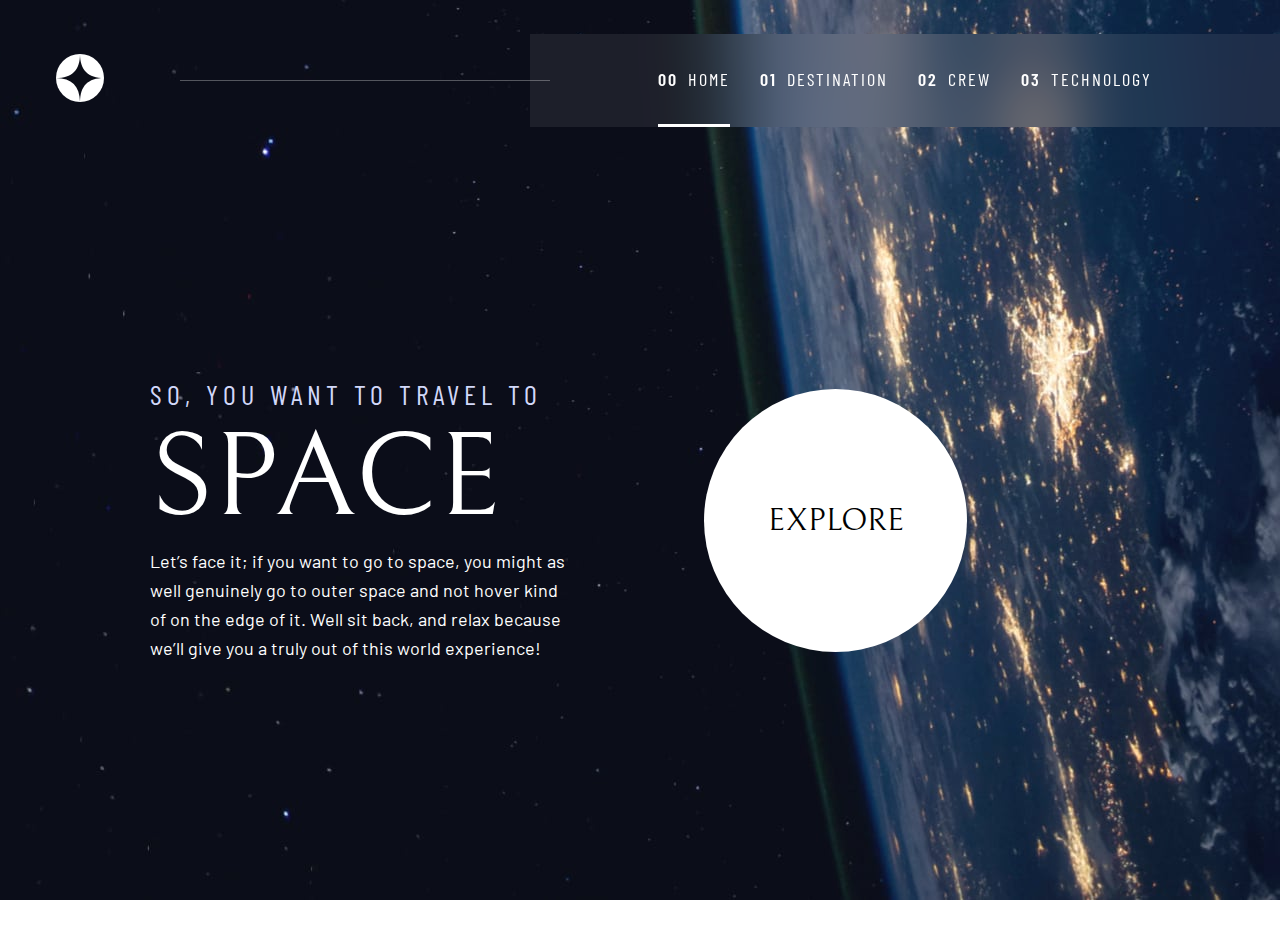
<file: index.html>
<!DOCTYPE html>
<html lang="en">
<head>
    <meta charset="UTF-8">
    <meta name="viewport" content="width=device-width, initial-scale=1.0">
    <link rel="stylesheet" href="style.css">
    <link rel="stylesheet" href="https://cdnjs.cloudflare.com/ajax/libs/font-awesome/6.4.2/css/all.min.css" integrity="sha512-z3gLpd7yknf1YoNbCzqRKc4qyor8gaKU1qmn+CShxbuBusANI9QpRohGBreCFkKxLhei6S9CQXFEbbKuqLg0DA==" crossorigin="anonymous" referrerpolicy="no-referrer" />
    <title>Document</title>
</head>
<body id="home">
    <header>
        <div class="navbar">
            <input type="checkbox" id="check">
            <div class="logo">
                <img src="/assets/logo.svg" alt="">
            </div>
            <div class="navlinks">
                <a class="active" href="/index.html"><span>00</span>Home</a>
                <a href="./Destination/destination.html"><span>01</span>Destination</a>
                <a href="./Crew/crew.html"><span>02</span>Crew</a>
                <a href="./Technology/technology.html"><span>03</span>Technology</a>
            </div>
            
            <label for="check" class="menu"><i class="fa-solid fa-bars"></i></label>
        </div>
    </header>

    <main>
        <div class="space-container">
            <div class="space-contents">
                <div class="left-container">
                    <h1>So, you want to travel to</h1>
                    <span>Space</span>
                    <p>Let’s face it; if you want to go to space, you might as well genuinely go to 
                    outer space and not hover kind of on the edge of it. Well sit back, and relax 
                    because we’ll give you a truly out of this world experience! </p>
                </div>
                <div class="right-container">
                    <a href="">Explore</a>
                </div>
            </div>
        </div>
    </main>

    <footer>

    </footer>
</body>
</html>
</file>
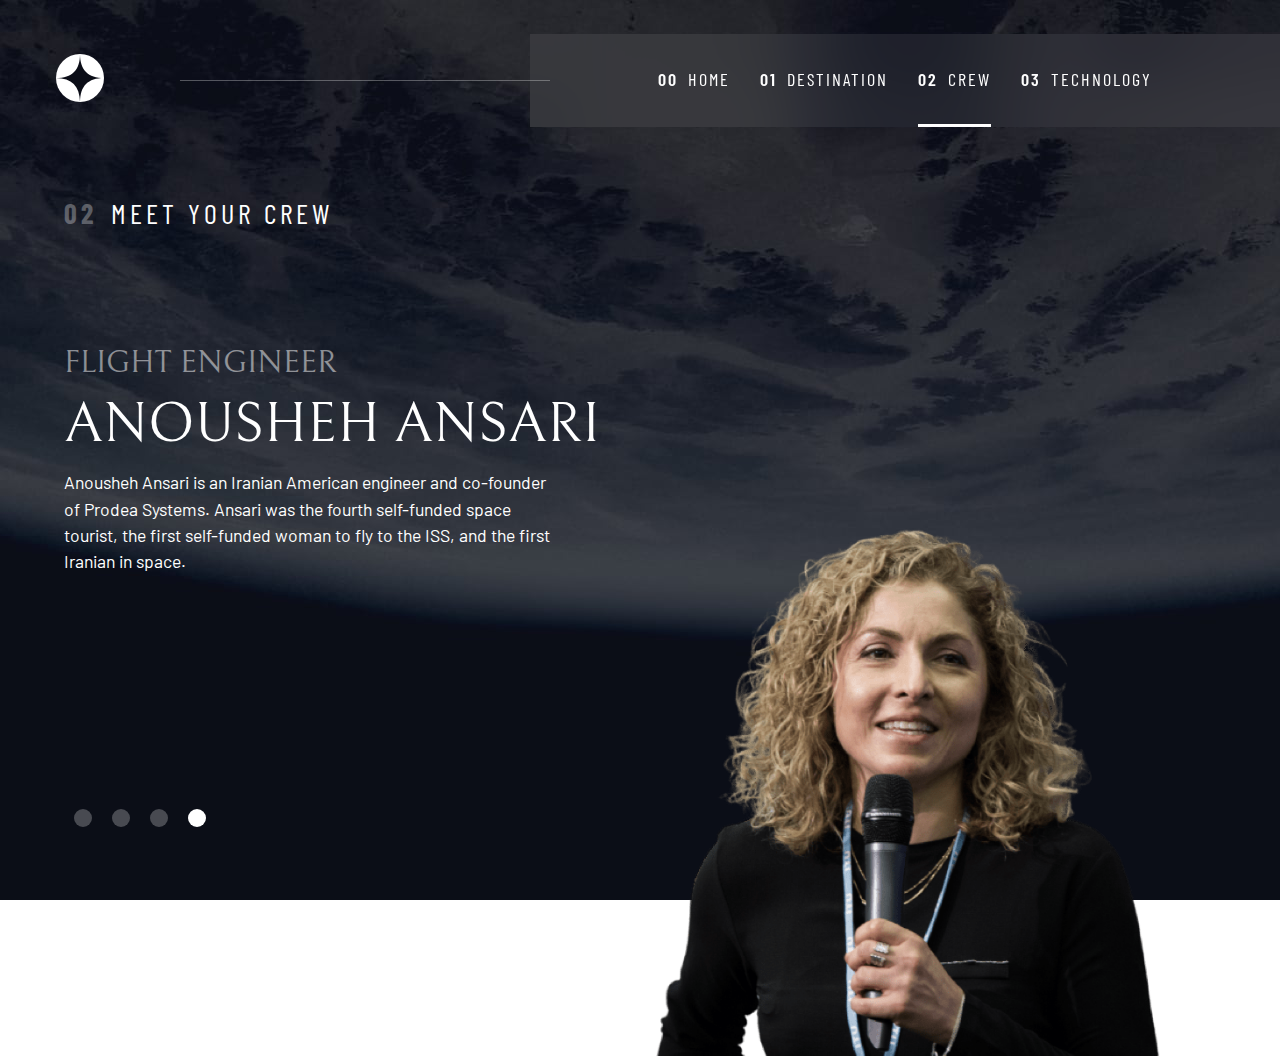
<file: Crew/anou.html>
<!DOCTYPE html>
<html lang="en">
<head>
    <meta charset="UTF-8">
    <meta name="viewport" content="width=device-width, initial-scale=1.0">
    <link rel="stylesheet" href="./crew.css">
    <link rel="stylesheet" href="https://cdnjs.cloudflare.com/ajax/libs/font-awesome/6.4.2/css/all.min.css" integrity="sha512-z3gLpd7yknf1YoNbCzqRKc4qyor8gaKU1qmn+CShxbuBusANI9QpRohGBreCFkKxLhei6S9CQXFEbbKuqLg0DA==" crossorigin="anonymous" referrerpolicy="no-referrer" />
    <title>Document</title>
</head>
<body>
    <header>
        <div class="navbar">
            <input type="checkbox" id="check">
            <div class="logo">
                <img src="/assets/logo.svg" alt="">
            </div>
            <div class="navlinks">
                <a href="/index.html"><span>00</span>Home</a>
                <a href="../Destination/destination.html"><span>01</span>Destination</a>
                <a class="active" href="./crew.html"><span>02</span>Crew</a>
                <a href="../Technology/technology.html"><span>03</span>Technology</a>
            </div>            
            <label for="check" class="menu"><i class="fa-solid fa-bars"></i></label>
        </div>
    </header>

    <main>
        <div class="crewcontainer">
            <div class="empty"></div>
            <div class="crew-info">
                <div class="heading">
                    <h1><span>02</span>MEET YOUR CREW</h1>
                </div>
                <div class="commander">
                    <h2>FLIGHT ENGINEER</h2>
                    <span>ANOUSHEH ANSARI</span>
                    <p>Anousheh Ansari is an Iranian American engineer and co-founder of Prodea Systems. Ansari was the fourth self-funded space tourist, the first self-funded woman to fly to the ISS, and the first Iranian in space.</p>
                </div>
                <div class="btn">
                    <a href="./crew.html"></a>
                    <a href="./mark.html"></a>
                    <a href="./victor.html"></a>
                    <a class="active" href="./anou.html"></a>
                </div>
            </div>
            <div class="image">
                <img src="/assets/crew/image-anousheh-ansari.png" alt="">
            </div>
        </div>
    </main>

    <footer>

    </footer>
</body>
</html>
</file>
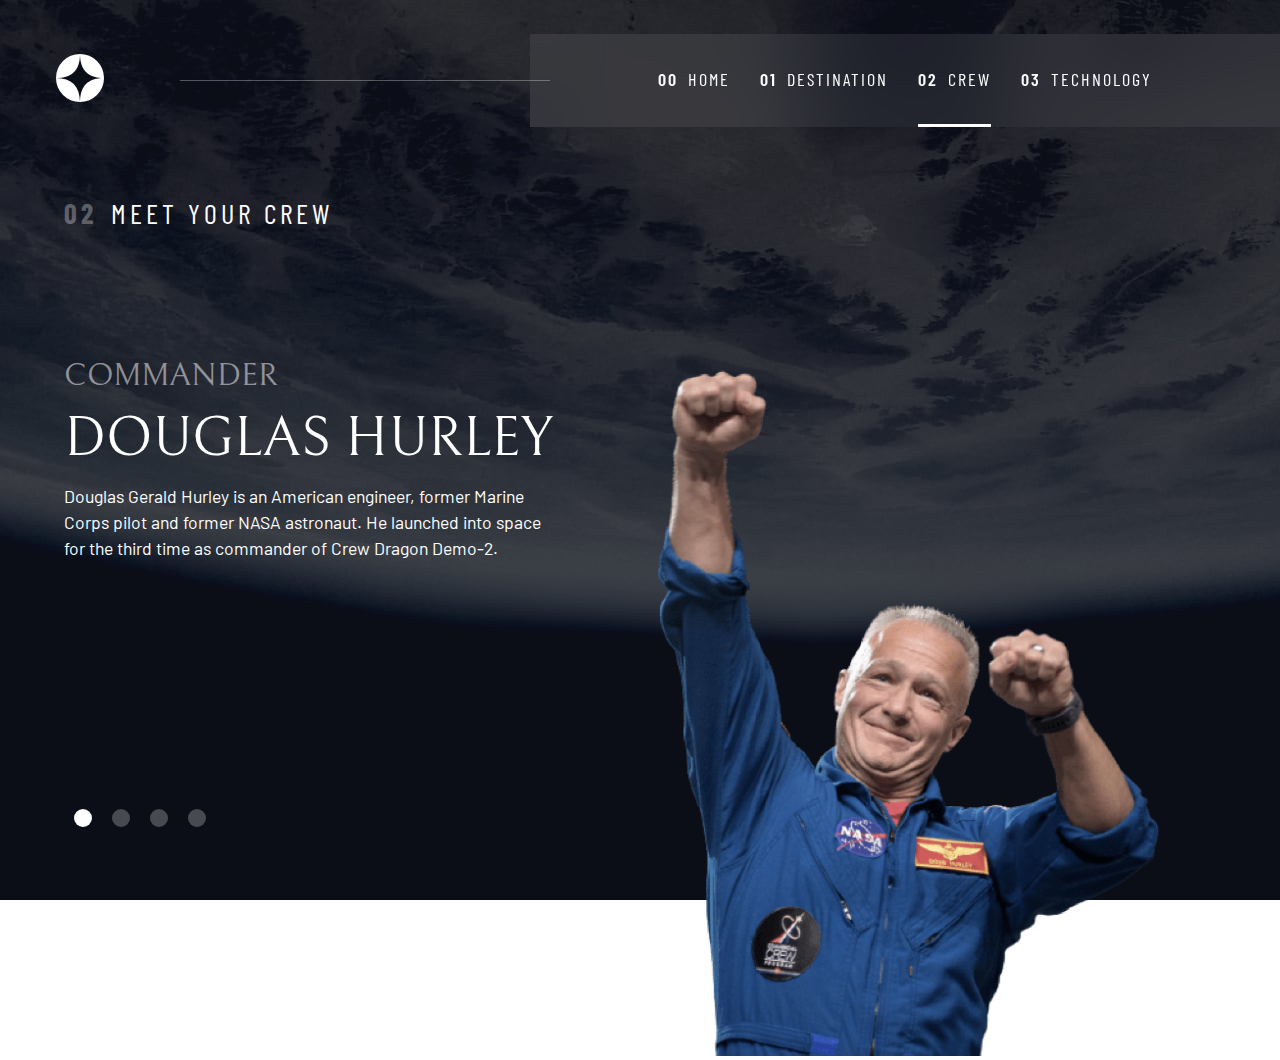
<file: Crew/crew.html>
<!DOCTYPE html>
<html lang="en">
<head>
    <meta charset="UTF-8">
    <meta name="viewport" content="width=device-width, initial-scale=1.0">
    <link rel="stylesheet" href="./crew.css">
    <link rel="stylesheet" href="https://cdnjs.cloudflare.com/ajax/libs/font-awesome/6.4.2/css/all.min.css" integrity="sha512-z3gLpd7yknf1YoNbCzqRKc4qyor8gaKU1qmn+CShxbuBusANI9QpRohGBreCFkKxLhei6S9CQXFEbbKuqLg0DA==" crossorigin="anonymous" referrerpolicy="no-referrer" />
    <title>Document</title>
</head>
<body>
    <header>
        <div class="navbar">
            <input type="checkbox" id="check">
            <div class="logo">
                <img src="/assets/logo.svg" alt="">
            </div>
            <div class="navlinks">
                <a href="/index.html"><span>00</span>Home</a>
                <a href="../Destination/destination.html"><span>01</span>Destination</a>
                <a class="active" href="./crew.html"><span>02</span>Crew</a>
                <a href="../Technology/technology.html"><span>03</span>Technology</a>
            </div>            
            <label for="check" class="menu"><i class="fa-solid fa-bars"></i></label>
        </div>
    </header>

    <main>
        <div class="crewcontainer">
            <div class="empty"></div>
            <div class="crew-info">
                <div class="heading">
                    <h1><span>02</span>MEET YOUR CREW</h1>
                </div>
                <div class="commander">
                    <h2>COMMANDER</h2>
                    <span>DOUGLAS HURLEY</span>
                    <p>Douglas Gerald Hurley is an American engineer, former Marine Corps pilot and former NASA astronaut. He launched into space for the third time as commander of Crew Dragon Demo-2.</p>
                </div>
                <div class="btn">
                    <a class="active" href="./crew.html"></a>
                    <a href="./mark.html"></a>
                    <a href="./victor.html"></a>
                    <a href="./anou.html"></a>
                </div>
            </div>
            <div class="image">
                <img src="/assets/crew/image-douglas-hurley.png" alt="">
            </div>
        </div>
    </main>

    <footer>

    </footer>
</body>
</html>
</file>
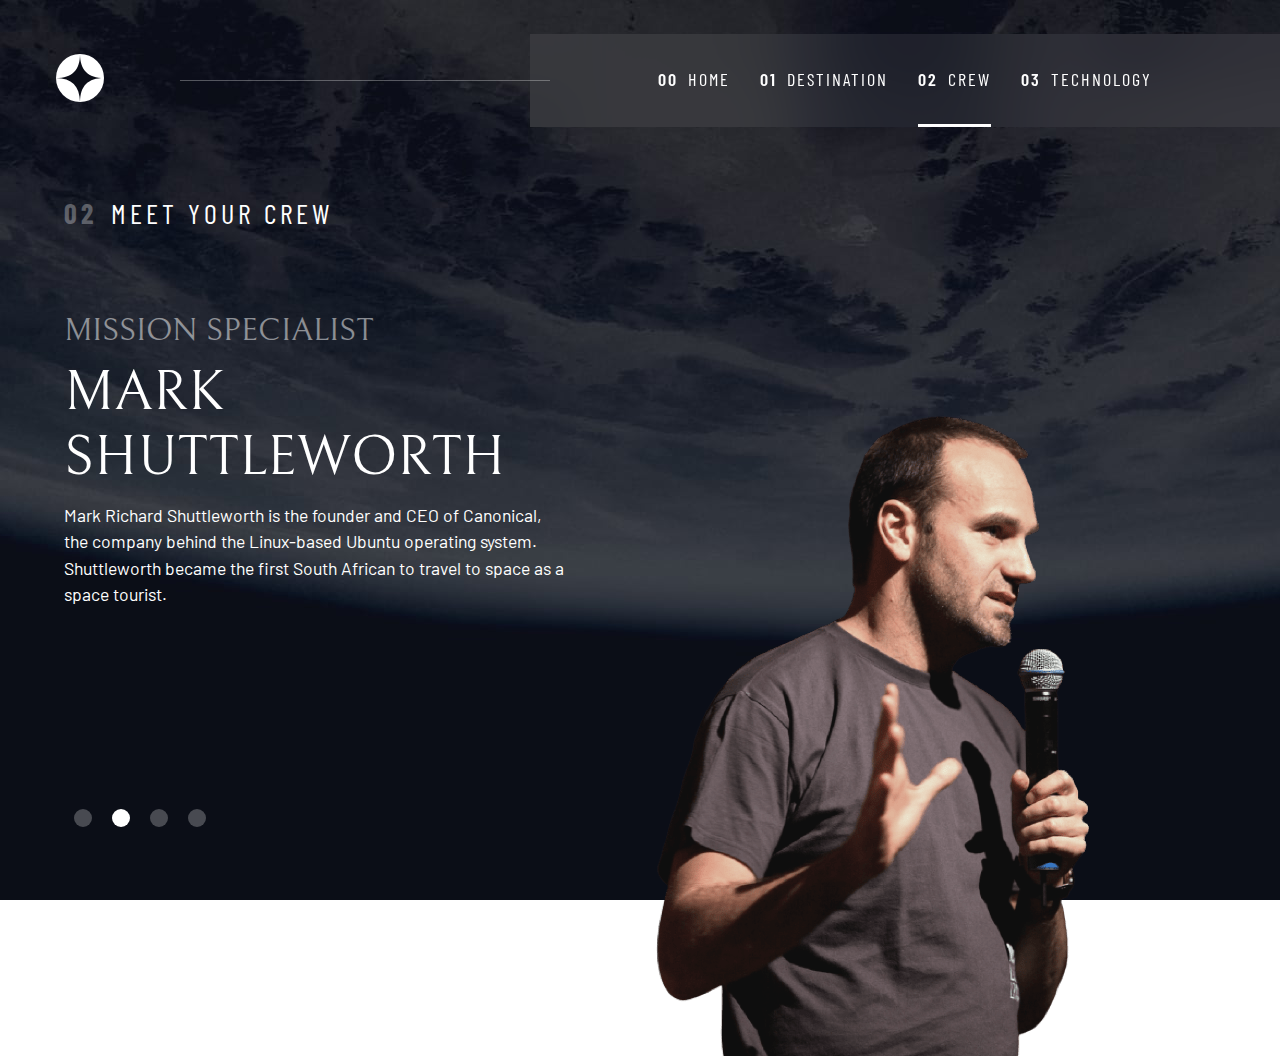
<file: Crew/mark.html>
<!DOCTYPE html>
<html lang="en">
<head>
    <meta charset="UTF-8">
    <meta name="viewport" content="width=device-width, initial-scale=1.0">
    <link rel="stylesheet" href="./mark.css">
    <link rel="stylesheet" href="https://cdnjs.cloudflare.com/ajax/libs/font-awesome/6.4.2/css/all.min.css" integrity="sha512-z3gLpd7yknf1YoNbCzqRKc4qyor8gaKU1qmn+CShxbuBusANI9QpRohGBreCFkKxLhei6S9CQXFEbbKuqLg0DA==" crossorigin="anonymous" referrerpolicy="no-referrer" />
    <title>Document</title>
</head>
<body>
    <header>
        <div class="navbar">
            <input type="checkbox" id="check">
            <div class="logo">
                <img src="/assets/logo.svg" alt="">
            </div>
            <div class="navlinks">
                <a href="/index.html"><span>00</span>Home</a>
                <a href="../Destination/destination.html"><span>01</span>Destination</a>
                <a class="active" href="./crew.html"><span>02</span>Crew</a>
                <a href="../Technology/technology.html"><span>03</span>Technology</a>
            </div>
            <label for="check" class="menu"><i class="fa-solid fa-bars"></i></label>
        </div>
    </header>

    <main>
        <div class="crewcontainer">
            <div class="empty"></div>
            <div class="crew-info">
                <div class="heading">
                    <h1><span>02</span>MEET YOUR CREW</h1>
                </div>
                <div class="commander">
                    <h2>MISSION SPECIALIST</h2>
                    <span>MARK SHUTTLEWORTH</span>
                    <p>Mark Richard Shuttleworth is the founder and CEO of Canonical, the company behind the Linux-based Ubuntu operating system. Shuttleworth became the first South African to travel to space as a space tourist.</p>
                </div>
                <div class="btn">
                    <a href="./crew.html"></a>
                    <a class="active" href="./mark.html"></a>
                    <a href="./victor.html"></a>
                    <a href="./anou.html"></a>
                </div>
            </div>
            <div class="image">
                <img src="/assets/crew/image-mark-shuttleworth.png" alt="">
            </div>
        </div>
    </main>

    <footer>

    </footer>
</body>
</html>
</file>
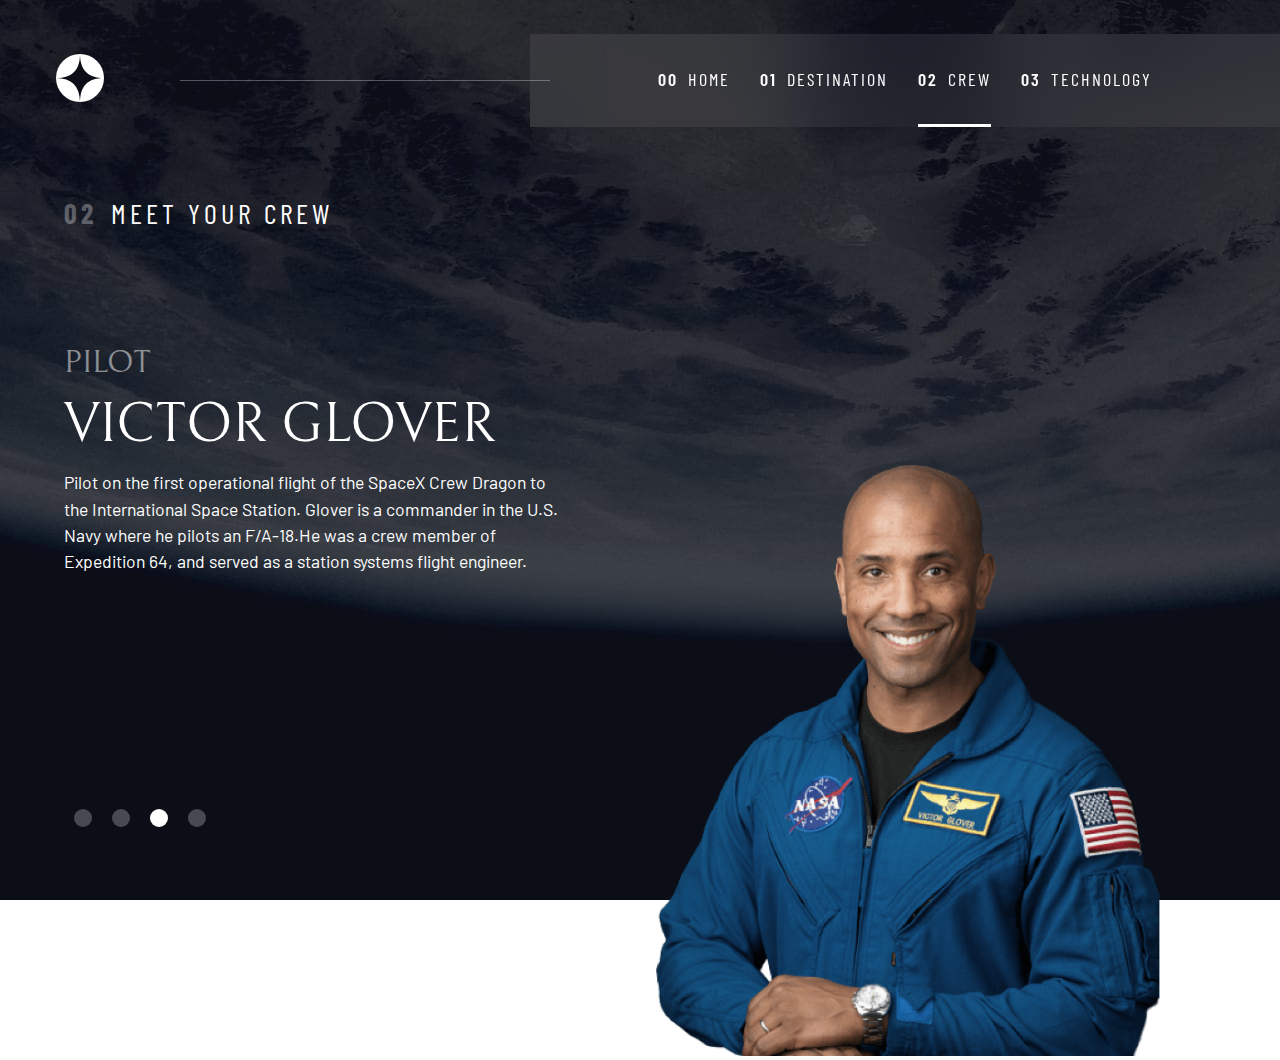
<file: Crew/victor.html>
<!DOCTYPE html>
<html lang="en">
<head>
    <meta charset="UTF-8">
    <meta name="viewport" content="width=device-width, initial-scale=1.0">
    <link rel="stylesheet" href="./crew.css">
    <link rel="stylesheet" href="https://cdnjs.cloudflare.com/ajax/libs/font-awesome/6.4.2/css/all.min.css" integrity="sha512-z3gLpd7yknf1YoNbCzqRKc4qyor8gaKU1qmn+CShxbuBusANI9QpRohGBreCFkKxLhei6S9CQXFEbbKuqLg0DA==" crossorigin="anonymous" referrerpolicy="no-referrer" />
    <title>Document</title>
</head>
<body>
    <header>
        <div class="navbar">
            <input type="checkbox" id="check">
            <div class="logo">
                <img src="/assets/logo.svg" alt="">
            </div>
            <div class="navlinks">
                <a href="/index.html"><span>00</span>Home</a>
                <a href="../Destination/destination.html"><span>01</span>Destination</a>
                <a class="active" href="./crew.html"><span>02</span>Crew</a>
                <a href="../Technology/technology.html"><span>03</span>Technology</a>
            </div>            
            <label for="check" class="menu"><i class="fa-solid fa-bars"></i></label>
        </div>
    </header>

    <main>
        <div class="crewcontainer">
            <div class="empty"></div>
            <div class="crew-info">
                <div class="heading">
                    <h1><span>02</span>MEET YOUR CREW</h1>
                </div>
                <div class="commander">
                    <h2>PILOT</h2>
                    <span>VICTOR GLOVER</span>
                    <p>Pilot on the first operational flight of the SpaceX Crew Dragon to the International Space Station. Glover is a commander in the U.S. Navy where he pilots an F/A-18.He was a crew member of Expedition 64, and served as a station systems flight engineer.</p>
                </div>
                <div class="btn">
                    <a href="./crew.html"></a>
                    <a href="./mark.html"></a>
                    <a class="active"  href="./victor.html"></a>
                    <a href="./anou.html"></a>
                </div>
            </div>
            <div class="image">
                <img src="/assets/crew/image-victor-glover.png" alt="">
            </div>
        </div>
    </main>

    <footer>

    </footer>
</body>
</html>
</file>
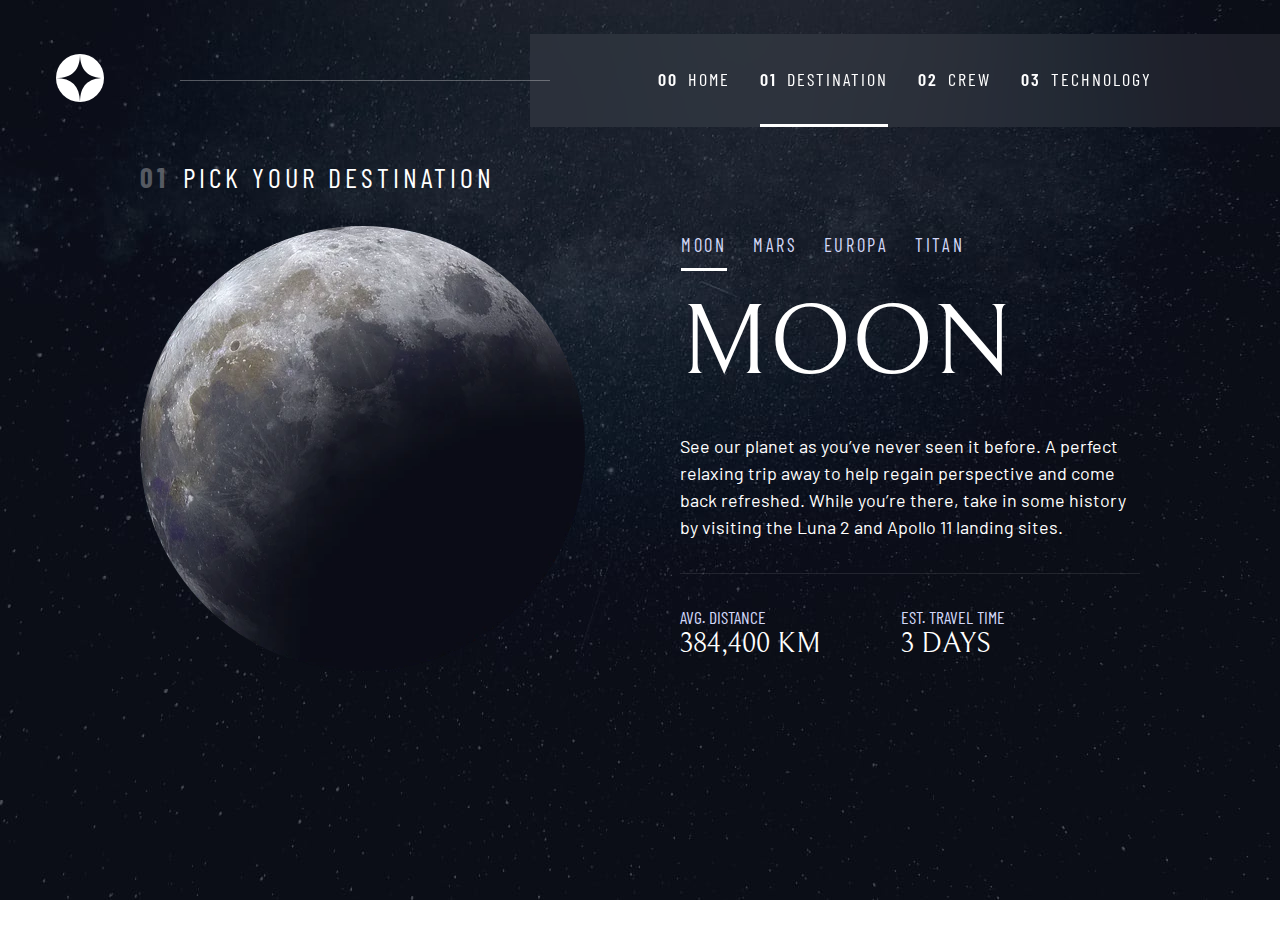
<file: Destination/destination.html>
<!DOCTYPE html>
<html lang="en">
<head>
    <meta charset="UTF-8">
    <meta name="viewport" content="width=device-width, initial-scale=1.0">
    <link rel="stylesheet" href="./destination.css">
    <link rel="stylesheet" href="https://cdnjs.cloudflare.com/ajax/libs/font-awesome/6.4.2/css/all.min.css" integrity="sha512-z3gLpd7yknf1YoNbCzqRKc4qyor8gaKU1qmn+CShxbuBusANI9QpRohGBreCFkKxLhei6S9CQXFEbbKuqLg0DA==" crossorigin="anonymous" referrerpolicy="no-referrer" />
    <title>Document</title>
</head>
<body>
    <header>
        <div class="navbar">
            <input type="checkbox" id="check">
            <div class="logo">
                <img src="/assets/logo.svg" alt="">
            </div>
            <div class="navlinks">
                <a href="../index.html"><span>00</span>Home</a>
                <a class="active" href="destination.html"><span>01</span>Destination</a>
                <a href="../Crew/crew.html"><span>02</span>Crew</a>
                <a href="../Technology/technology.html"><span>03</span>Technology</a>
            </div>                
            <label for="check" class="menu"><i class="fa-solid fa-bars"></i></label>
        </div>
    </header>

    <main>
        <div class="dest-container">
            <div class="dest-contents">

                <div class="left-container">
                    <h1><span>01</span>PICK YOUR DESTINATION</h1>
                    <img src="/assets/destination/image-moon.webp" alt="">
                </div>

                <div class="right-container">
                    <div class="dest-links">
                        <a class="active" href="./destination.html">Moon</a>
                        <a href="./mars.html">Mars</a>
                        <a href="./europa.html">Europa</a>
                        <a href="./titan.html">Titan</a>
                    </div>
                    <div class="article">
                        <h2>MOON</h2>
                        <p>See our planet as you’ve never seen it before. A perfect relaxing trip away to help regain perspective and come back refreshed. While you’re there, take in some history by visiting the Luna 2 and Apollo 11 landing sites.</p>
                    </div>
                    
                    <div class="dist-time">
                        <div class="left">
                            <h3>AVG. DISTANCE</h3>
                            <p>384,400 KM</p> 
                        </div>
                        <div class="right">
                            <h3>EST. TRAVEL TIME</h3>
                            <p>3 DAYS</p> 
                        </div>
                    </div>
                </div>

            </div>
        </div>
    </main>
</body>
</html>
</file>
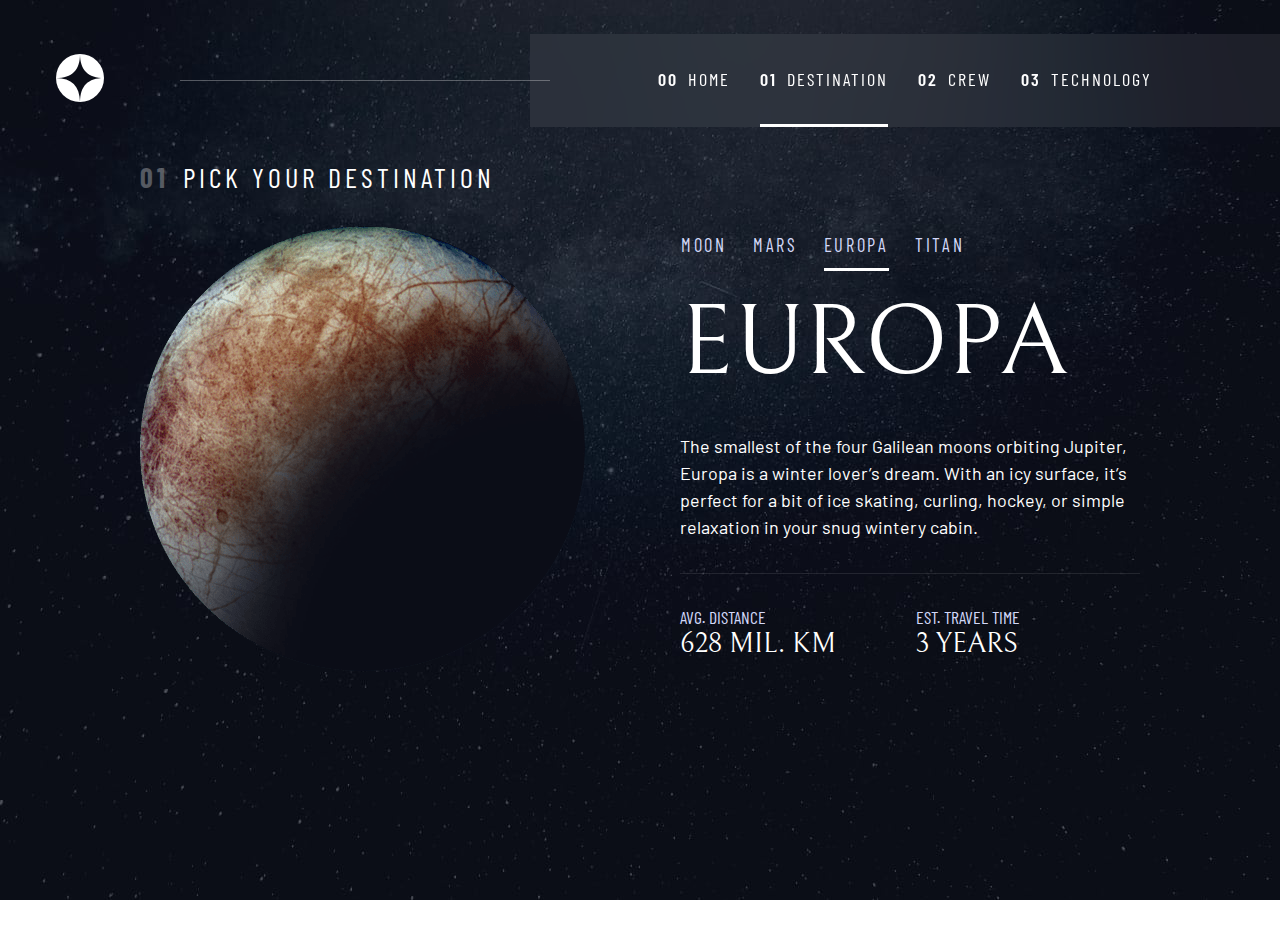
<file: Destination/europa.html>
<!DOCTYPE html>
<html lang="en">
<head>
    <meta charset="UTF-8">
    <meta name="viewport" content="width=device-width, initial-scale=1.0">
    <link rel="stylesheet" href="destination.css">
    <link rel="stylesheet" href="https://cdnjs.cloudflare.com/ajax/libs/font-awesome/6.4.2/css/all.min.css" integrity="sha512-z3gLpd7yknf1YoNbCzqRKc4qyor8gaKU1qmn+CShxbuBusANI9QpRohGBreCFkKxLhei6S9CQXFEbbKuqLg0DA==" crossorigin="anonymous" referrerpolicy="no-referrer" />
    <title>Document</title>
</head>
<body>
    <header>
        <div class="navbar">
            <input type="checkbox" id="check">
            <div class="logo">
                <img src="/assets/logo.svg" alt="">
            </div>
            <div class="navlinks">
                <a href="../index.html"><span>00</span>Home</a>
                <a class="active" href="./destination.html"><span>01</span>Destination</a>
                <a href="../Crew/crew.html"><span>02</span>Crew</a>
                <a href="../Technology/technology.html"><span>03</span>Technology</a>
            </div>            
            <label for="check" class="menu"><i class="fa-solid fa-bars"></i></label>
        </div>
    </header>

    <main>
        <div class="dest-container">
            <div class="dest-contents">

                <div class="left-container">
                    <h1><span>01</span>PICK YOUR DESTINATION</h1>
                    <img src="/assets/destination/image-europa.png" alt="">
                </div>

                <div class="right-container">
                    <div class="dest-links">
                        <a href="/Destination/destination.html">Moon</a>
                        <a href="./mars.html">Mars</a>
                        <a class="active" href="./europa.html">Europa</a>
                        <a href="./titan.html">Titan</a>
                    </div>
                    <div class="article">
                        <h2>EUROPA</h2>
                        <p>The smallest of the four Galilean moons orbiting Jupiter, Europa is a winter lover’s dream. With an icy surface, it’s perfect for a bit of ice skating, curling, hockey, or simple relaxation in your snug wintery cabin.</p>
                    </div>
                    
                    <div class="dist-time">
                        <div class="left">
                            <h3>AVG. DISTANCE</h3>
                            <p>628 MIL. KM</p> 
                        </div>
                        <div class="right">
                            <h3>EST. TRAVEL TIME</h3>
                            <p>3 YEARS</p> 
                        </div>
                    </div>
                </div>

            </div>
        </div>
    </main>
</body>
</html>
</file>
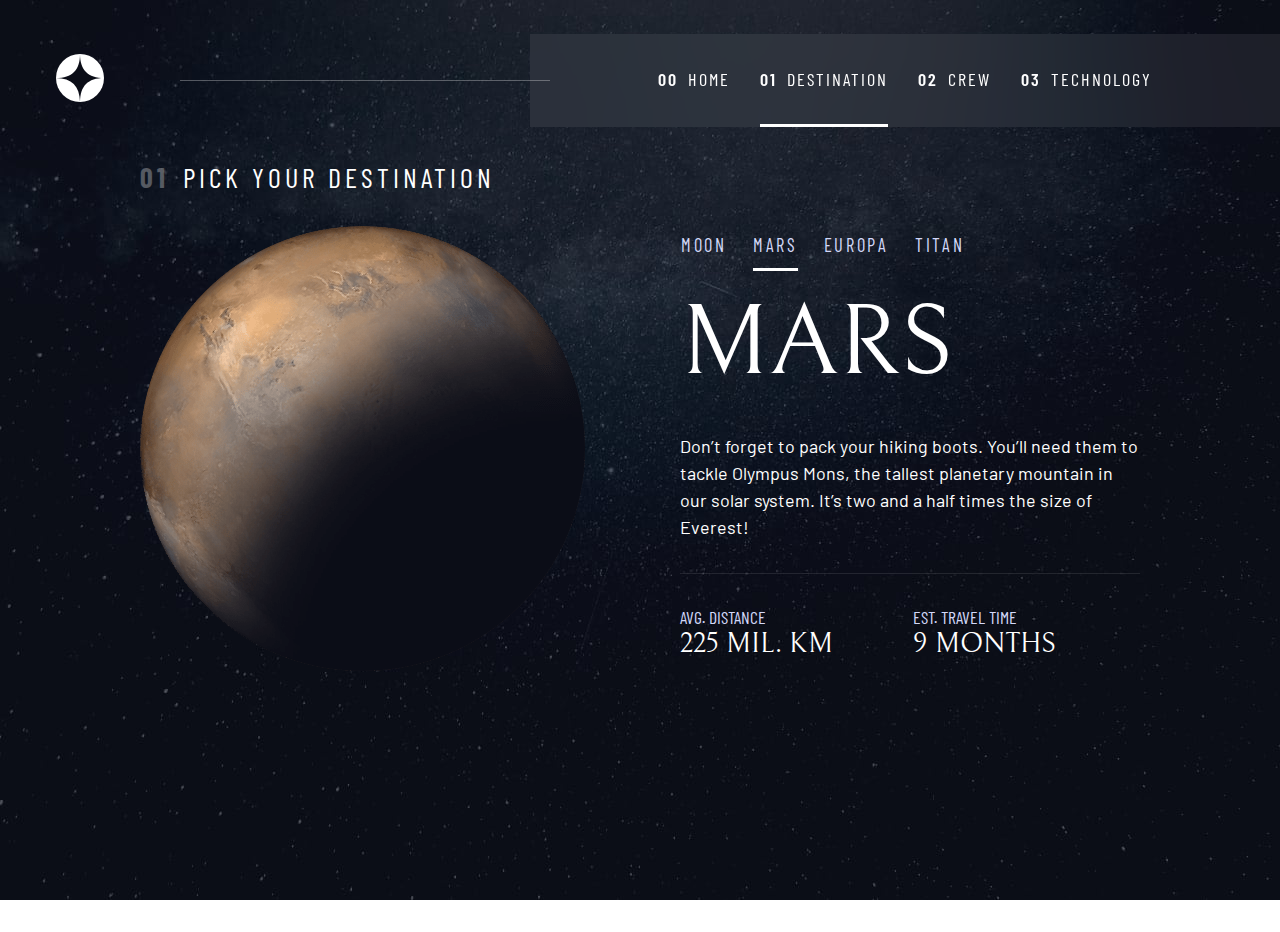
<file: Destination/mars.html>
<!DOCTYPE html>
<html lang="en">
<head>
    <meta charset="UTF-8">
    <meta name="viewport" content="width=device-width, initial-scale=1.0">
    <link rel="stylesheet" href="/Destination/destination.css">
    <link rel="stylesheet" href="https://cdnjs.cloudflare.com/ajax/libs/font-awesome/6.4.2/css/all.min.css" integrity="sha512-z3gLpd7yknf1YoNbCzqRKc4qyor8gaKU1qmn+CShxbuBusANI9QpRohGBreCFkKxLhei6S9CQXFEbbKuqLg0DA==" crossorigin="anonymous" referrerpolicy="no-referrer" />
    <title>Document</title>
</head>
<body>
    <header>
        <div class="navbar">
            <input type="checkbox" id="check">   
            <div class="logo">
                <img src="/assets/logo.svg" alt="">
            </div>
            <div class="navlinks">
                <a href="../index.html"><span>00</span>Home</a>
                <a class="active" href="/Destination/destination.html"><span>01</span>Destination</a>
                <a href="../Crew/crew.html"><span>02</span>Crew</a>
                <a href="../Technology/technology.html"><span>03</span>Technology</a>
            </div>                
            <label for="check" class="menu"><i class="fa-solid fa-bars"></i></label>
        </div>
    </header>

    <main>
        <div class="dest-container">
            <div class="dest-contents">

                <div class="left-container">
                    <h1><span>01</span>PICK YOUR DESTINATION</h1>
                    <img src="/assets/destination/image-mars.png" alt="">
                </div>

                <div class="right-container">
                    <div class="dest-links">
                        <a href="destination.html">Moon</a>
                        <a class="active" href="mars.html">Mars</a>
                        <a href="europa.html">Europa</a>
                        <a href="titan.html">Titan</a>
                    </div>
                    <div class="article">
                        <h2>MARS</h2>
                        <p>Don’t forget to pack your hiking boots. You’ll need them to tackle Olympus Mons, the tallest planetary mountain in our solar system. It’s two and a half times the size of Everest!</p>
                    </div>
                    
                    <div class="dist-time">
                        <div class="left">
                            <h3>AVG. DISTANCE</h3>
                            <p>225 MIL. KM</p> 
                        </div>
                        <div class="right">
                            <h3>EST. TRAVEL TIME</h3>
                            <p>9 MONTHS</p> 
                        </div>
                    </div>
                </div>

            </div>
        </div>
    </main>
</body>
</html>
</file>
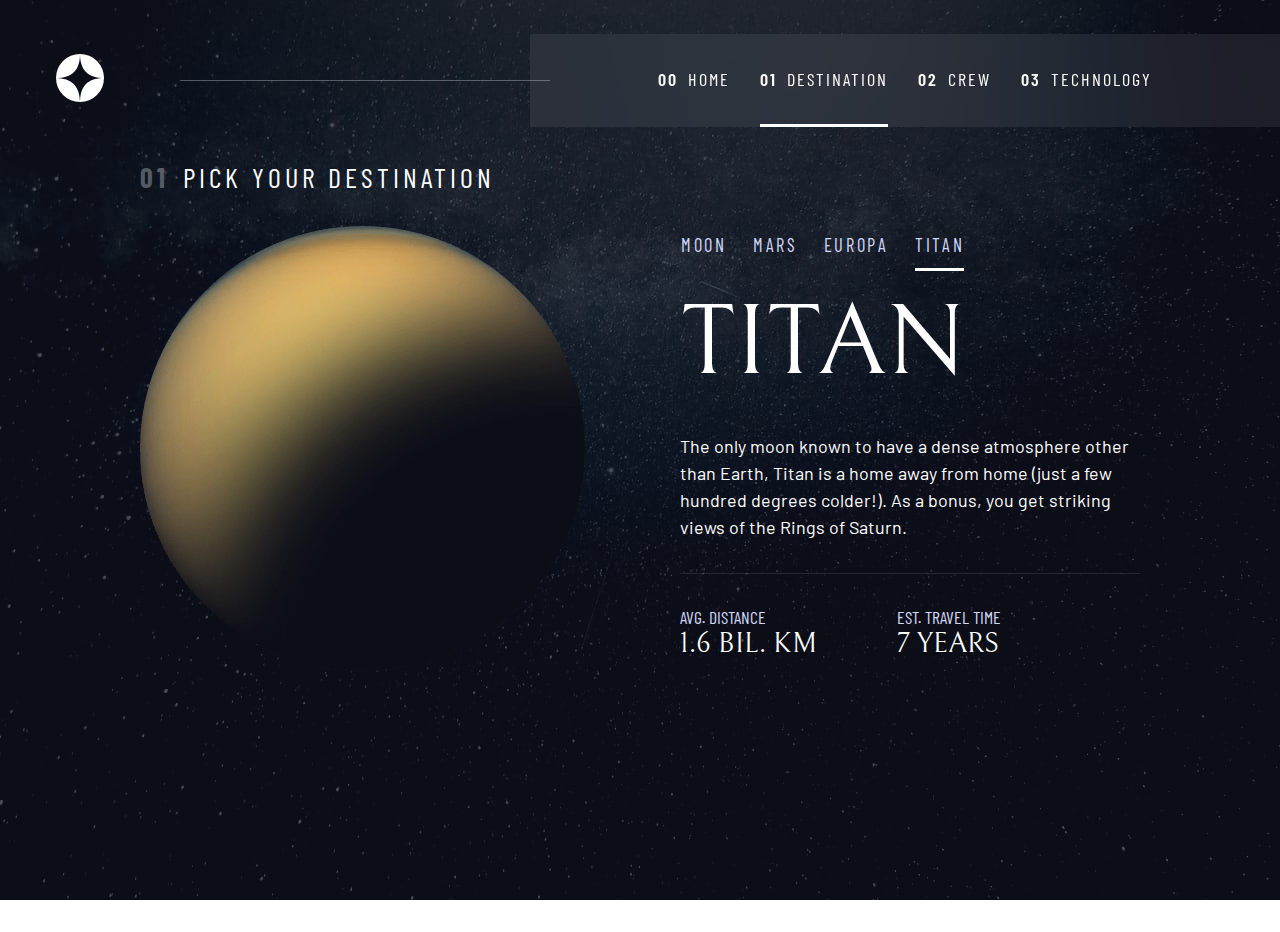
<file: Destination/titan.html>
<!DOCTYPE html>
<html lang="en">
<head>
    <meta charset="UTF-8">
    <meta name="viewport" content="width=device-width, initial-scale=1.0">
    <link rel="stylesheet" href="/Destination/destination.css">
    <link rel="stylesheet" href="https://cdnjs.cloudflare.com/ajax/libs/font-awesome/6.4.2/css/all.min.css" integrity="sha512-z3gLpd7yknf1YoNbCzqRKc4qyor8gaKU1qmn+CShxbuBusANI9QpRohGBreCFkKxLhei6S9CQXFEbbKuqLg0DA==" crossorigin="anonymous" referrerpolicy="no-referrer" />
    <title>Document</title>
</head>
<body>
    <header>
        <div class="navbar">
            <input type="checkbox" id="check">
            <div class="logo">
                <img src="/assets/logo.svg" alt="">
            </div>
            <div class="navlinks">
                <a href="../index.html"><span>00</span>Home</a>
                <a class="active" href="./destination.html"><span>01</span>Destination</a>
                <a href="../Crew/crew.html"><span>02</span>Crew</a>
                <a href="../Technology/technology.html"><span>03</span>Technology</a>
            </div>
            <label for="check" class="menu"><i class="fa-solid fa-bars"></i></label>
        </div>
    </header>

    <main>
        <div class="dest-container">
            <div class="dest-contents">

                <div class="left-container">
                    <h1><span>01</span>PICK YOUR DESTINATION</h1>
                    <img src="/assets/destination/image-titan.png" alt="">
                </div>

                <div class="right-container">
                    <div class="dest-links">
                        <a href="./destination.html">Moon</a>
                        <a href="./mars.html">Mars</a>
                        <a href="./europa.html">Europa</a>
                        <a class="active" href="./titan.html">Titan</a>
                    </div>
                    <div class="article">
                        <h2>TITAN</h2>
                        <p>The only moon known to have a dense atmosphere other than Earth, Titan is a home away from home (just a few hundred degrees colder!). As a bonus, you get striking views of the Rings of Saturn.</p>
                    </div>
                    
                    <div class="dist-time">
                        <div class="left">
                            <h3>AVG. DISTANCE</h3>
                            <p>1.6 BIL. KM</p> 
                        </div>
                        <div class="right">
                            <h3>EST. TRAVEL TIME</h3>
                            <p>7 YEARS</p> 
                        </div>
                    </div>
                </div>

            </div>
        </div>
    </main>
</body>
</html>
</file>
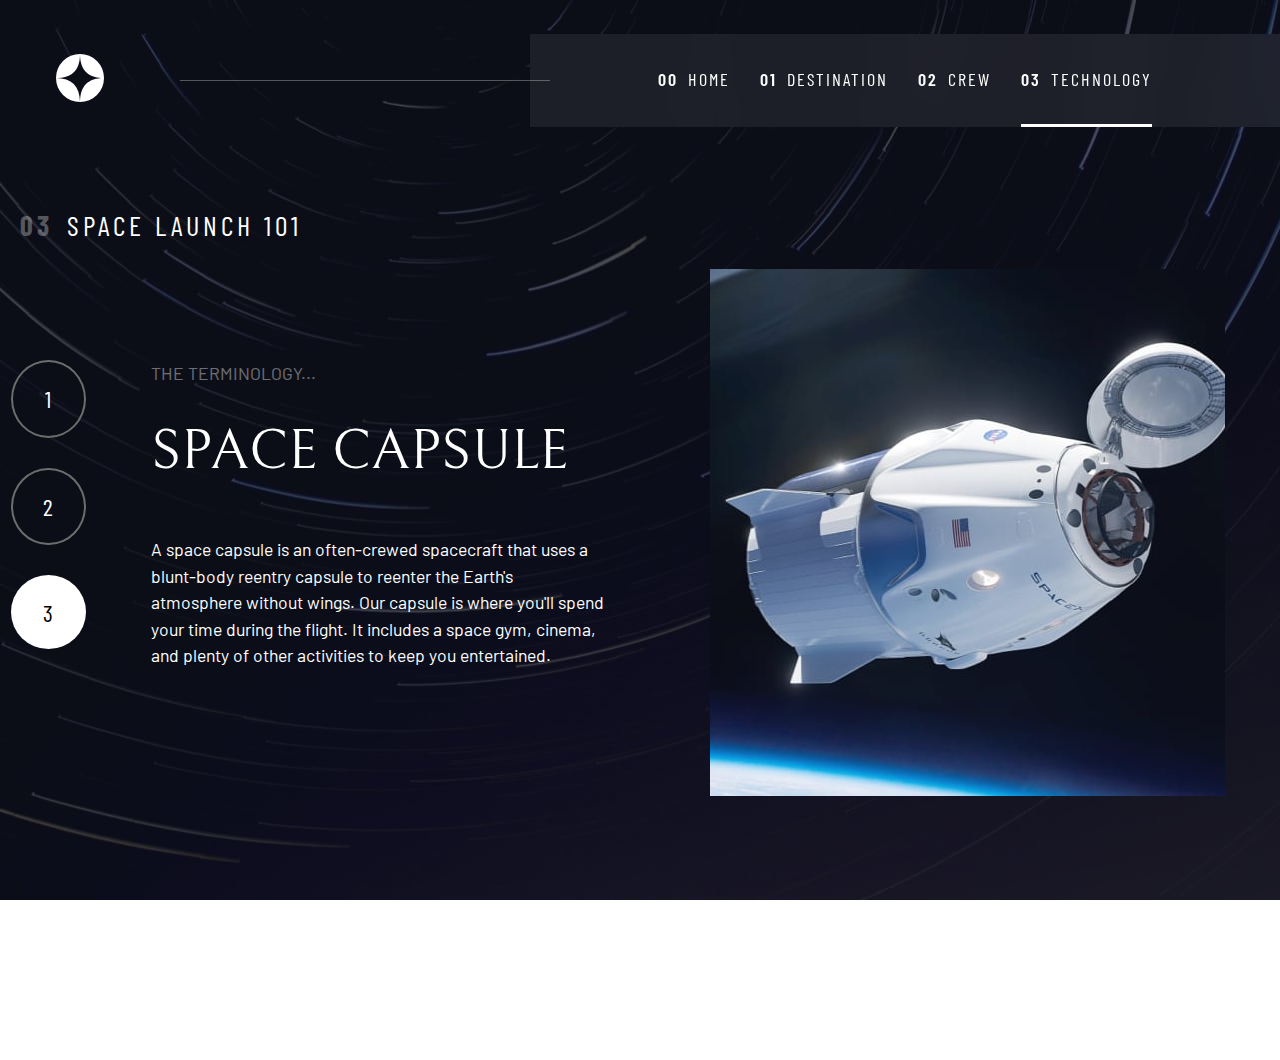
<file: Technology/spacecapsule.html>
<!DOCTYPE html>
<html lang="en">
<head>
    <meta charset="UTF-8">
    <meta name="viewport" content="width=device-width, initial-scale=1.0">
    <link rel="stylesheet" href="technolgy.css">
    <link rel="stylesheet" href="https://cdnjs.cloudflare.com/ajax/libs/font-awesome/6.4.2/css/all.min.css" integrity="sha512-z3gLpd7yknf1YoNbCzqRKc4qyor8gaKU1qmn+CShxbuBusANI9QpRohGBreCFkKxLhei6S9CQXFEbbKuqLg0DA==" crossorigin="anonymous" referrerpolicy="no-referrer" />
    <title>Document</title>
</head>
<body>
    <header>
        <div class="navbar">
            <input type="checkbox" id="check">
            <div class="logo">
                <img src="/assets/logo.svg" alt="">
            </div>
            <div class="navlinks">
                <a href="../index.html"><span>00</span>Home</a>
                <a href="../Destination/destination.html"><span>01</span>Destination</a>
                <a href="../Crew/crew.html"><span>02</span>Crew</a>
                <a class="active" href="./technology.html"><span>03</span>Technology</a>
            </div>
            <label for="check" class="menu"><i class="fa-solid fa-bars"></i></label>
        </div>
    </header>

    <main>
        <div class="techcontainer">
            <div class="heading">
                <h1><span>03</span>SPACE LAUNCH 101</h1>
            </div>
            <img class="landscape" src="/assets/technology/image-space-capsule-landscape.jpg" alt="">
            <div class="buttons">
                <a href="./technology.html">1</a>
                <a href="./spaceport.html">2</a>
                <a class="active" href="./spacecapsule.html">3</a>
            </div>
            <div class="techcontents">
                <h2>THE TERMINOLOGY...</h2>
                <span>SPACE CAPSULE</span>
                <p>A space capsule is an often-crewed spacecraft that uses a blunt-body reentry capsule to reenter the Earth's atmosphere without wings. Our capsule is where you'll spend your time during the flight. It includes a space gym, cinema, and plenty of other activities to keep you entertained.</p>
            </div>
            <div class="image">
                <img src="/assets/technology/image-space-capsule-portrait.jpg" alt="">
            </div>
        </div>
    </main>

    <footer>

    </footer>
</body>
</html>
</file>
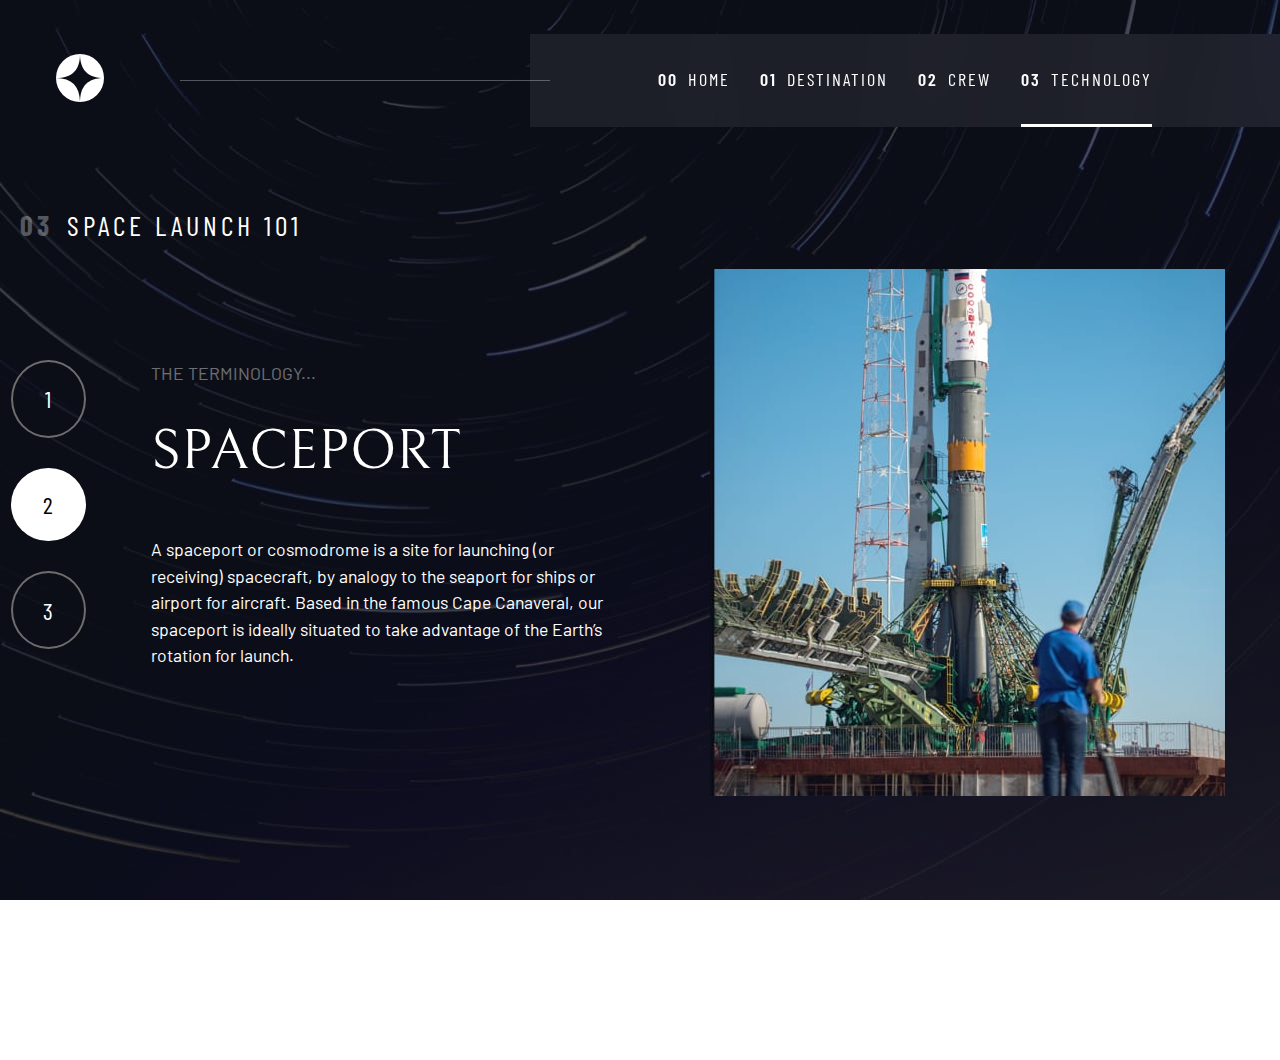
<file: Technology/spaceport.html>
<!DOCTYPE html>
<html lang="en">
<head>
    <meta charset="UTF-8">
    <meta name="viewport" content="width=device-width, initial-scale=1.0">
    <link rel="stylesheet" href="technolgy.css">
    <link rel="stylesheet" href="https://cdnjs.cloudflare.com/ajax/libs/font-awesome/6.4.2/css/all.min.css" integrity="sha512-z3gLpd7yknf1YoNbCzqRKc4qyor8gaKU1qmn+CShxbuBusANI9QpRohGBreCFkKxLhei6S9CQXFEbbKuqLg0DA==" crossorigin="anonymous" referrerpolicy="no-referrer" />
    <title>Document</title>
</head>
<body>
    <header>
        <div class="navbar">
            <input type="checkbox" id="check">
            <div class="logo">
                <img src="/assets/logo.svg" alt="">
            </div>
            <div class="navlinks">
                <a href="../index.html"><span>00</span>Home</a>
                <a href="../Destination/destination.html"><span>01</span>Destination</a>
                <a href="../Crew/crew.html"><span>02</span>Crew</a>
                <a class="active" href="./technology.html"><span>03</span>Technology</a>
            </div>
            <label for="check" class="menu"><i class="fa-solid fa-bars"></i></label>
        </div>
    </header>

    <main>
        <div class="techcontainer">
            <div class="heading">
                <h1><span>03</span>SPACE LAUNCH 101</h1>
            </div>
            <img class="landscape" src="/assets/technology/image-spaceport-landscape.jpg" alt="">
            <div class="buttons">
                <a href="./technology.html">1</a>
                <a class="active" href="./spaceport.html">2</a>
                <a href="./spacecapsule.html">3</a>
            </div>
            <div class="techcontents">
                <h2>THE TERMINOLOGY...</h2>
                <span>SPACEPORT</span>
                <p>A spaceport or cosmodrome is a site for launching (or receiving) spacecraft, by analogy to the seaport for ships or airport for aircraft. Based in the famous Cape Canaveral, our spaceport is ideally situated to take advantage of the Earth’s rotation for launch.</p>
            </div>
            <div class="image">
                <img src="/assets/technology/image-spaceport-portrait.jpg" alt="">
            </div>
        </div>
    </main>

    <footer>

    </footer>
</body>
</html>
</file>
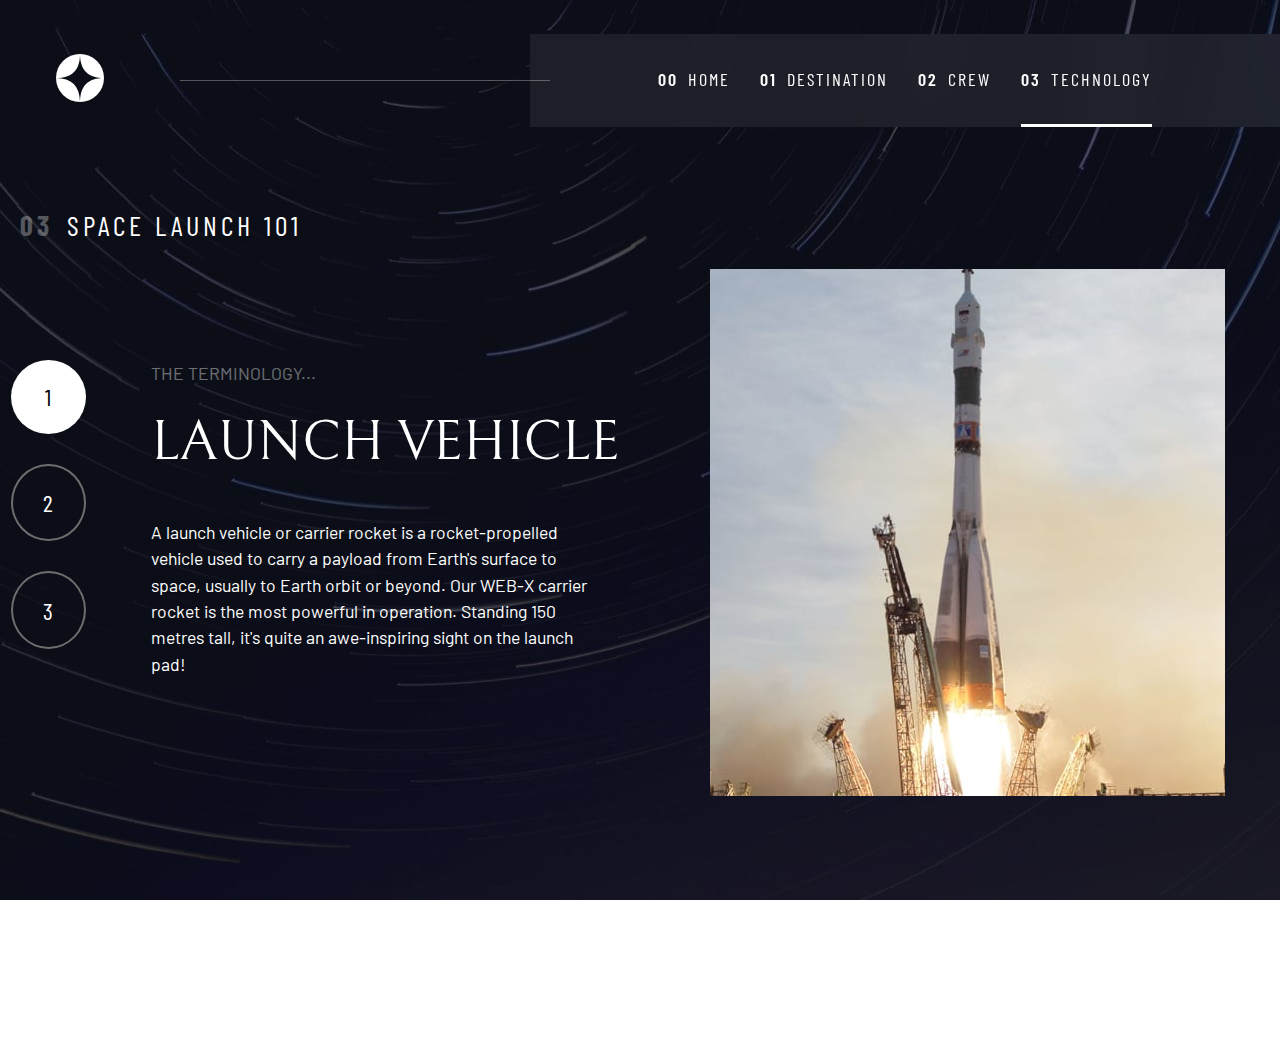
<file: Technology/technology.html>
<!DOCTYPE html>
<html lang="en">
<head>
    <meta charset="UTF-8">
    <meta name="viewport" content="width=device-width, initial-scale=1.0">
    <link rel="stylesheet" href="technolgy.css">
    <link rel="stylesheet" href="https://cdnjs.cloudflare.com/ajax/libs/font-awesome/6.4.2/css/all.min.css" integrity="sha512-z3gLpd7yknf1YoNbCzqRKc4qyor8gaKU1qmn+CShxbuBusANI9QpRohGBreCFkKxLhei6S9CQXFEbbKuqLg0DA==" crossorigin="anonymous" referrerpolicy="no-referrer" />
    <title>Document</title>
</head>
<body>
    <header>
        <div class="navbar">
            <input type="checkbox" id="check">
            <div class="logo">
                <img src="/assets/logo.svg" alt="">
            </div>
            <div class="navlinks">
                <a href="../index.html"><span>00</span>Home</a>
                <a href="../Destination/destination.html"><span>01</span>Destination</a>
                <a href="../Crew/crew.html"><span>02</span>Crew</a>
                <a class="active" href="./technology.html"><span>03</span>Technology</a>
            </div>
            <label for="check" class="menu"><i class="fa-solid fa-bars"></i></label>
        </div>
    </header>

    <main>
        <div class="techcontainer">
            <div class="heading">
                <h1><span>03</span>SPACE LAUNCH 101</h1>
            </div>
            <img class="landscape" src="/assets/technology/image-launch-vehicle-landscape.jpg" alt="">
            <div class="buttons">
                <a class="active" href="./technology.html">1</a>
                <a href="./spaceport.html">2</a>
                <a href="./spacecapsule.html">3</a>
            </div>
            <div class="techcontents">
                <h2>THE TERMINOLOGY...</h2>
                <span>LAUNCH VEHICLE</span>
                <p>A launch vehicle or carrier rocket is a rocket-propelled vehicle used to carry a payload from Earth's surface to space, usually to Earth orbit or beyond. Our WEB-X carrier rocket is the most powerful in operation. Standing 150 metres tall, it's quite an awe-inspiring sight on the launch pad!</p>
            </div>
            <div class="image">
                <img src="/assets/technology/image-launch-vehicle-portrait.jpg" alt="">
            </div>
        </div>
    </main>

    <footer>

    </footer>
</body>
</html>
</file>
<file: style.css>
@import url(https://fonts.googleapis.com/css2?family=Barlow&family=Barlow+Condensed&display=swap);
@import url(https://fonts.googleapis.com/css2?family=Bellefair&display=swap);

*{
    margin: 0;
    padding: 0;
    box-sizing: border-box;
}

:root{
    --primary-color:#ffff;
    --color1: #000000;
    --color2:#d2d8f9;
    --color3:rgb(231 77% 90%);
    --font-family-1: 'Barlow', sans-serif;
    --font-family-2: 'Barlow Condensed', sans-serif;
    --font-family-3: 'Bellefair', serif;
}

body{
    background-image: url(/assets/home/background-home-desktop.jpg);
    background-repeat: no-repeat;
    background-size: cover;
    background-position: center;
    width: 100%;
    height: 100vh;
    background-attachment: fixed;
    overflow: hidden;
}

/* -------------Navbar-------------- */

.navbar{
    display: flex;
    justify-content: space-between;
    align-items: center;
    width: 100%;
    height: 96px;
    margin: 32px 0;
}
.logo{
    margin: 24px 56px;
    order: -1;
}
.navlinks{
    display: grid;
    grid-template-columns: 1fr 1fr 1fr 1fr;
    gap: 30px;
    padding: 0px 10%;
    backdrop-filter: blur(35px);
    background-color: #ffffff13;
    margin-right: 0px;
}
.navlinks span{
    margin-right: 10px;
    font-weight: 600;
}
.navlinks a{
    color: var(--primary-color);
    font-family: var(--font-family-2);
    text-transform: uppercase;
    text-decoration: none;
    padding:34px 0 ;
    font-size: 18px;
    letter-spacing: 2px;
}
.navlinks a:hover{
    border-bottom: 3px solid rgba(255, 255, 255, 0.452);
}
.navlinks >.active{
    border-bottom: 3px solid var(--primary-color);
}
.navbar::before{
    content: '';
    display: block;
    position: relative;
    width: 100%;
    height: 1px;
    background-color: var(--primary-color);
    opacity: .3;
    left: 20px;
    z-index: 1;
}

/* -------------Navbar-------------- */

/* -------------space-container-------------- */
.space-container{
    width: 100%;
    height: 80vh;
    display: flex;
    justify-content: center;
    align-items: center;
}
.space-contents{
    margin: 8%;
    width: 980px;
    display: grid;
    grid-template-columns: 1fr 1fr;
    gap: 10vw;
    place-content: center;
    align-items: center;
}
.left-container{
    display: flex;
    flex-direction: column;
    align-items: flex-start;
}
.left-container h1{
    font-size: 1.75rem;
    font-weight: 400;
    letter-spacing: 5px;
    font-family: var(--font-family-2);
    text-transform: uppercase;
    color: var(--color2);
}
.left-container span{
    font-size: clamp(5rem, 8vw + 1rem, 9.375rem);
    font-family:var(--font-family-3) ;
    text-transform: uppercase;
    color: var(--primary-color);
}
.left-container p{
    line-height: 1.6;
    font-size: 18px;
    font-family: var(--font-family-1);
    color: var(--primary-color);
}

.right-container{
    width: 263px;
    height: 263px;

}
.right-container a{
    display: flex;
    justify-content: center;
    align-items: center;
    text-decoration: none;
    background-color: var(--primary-color);
    width: 100%;
    height: 100%;
    border-radius: 50%;
    font-size: 32px;
    font-family: var(--font-family-3);
    text-transform: uppercase;
    color: var(--color1);
}
.right-container a::after{
    content: '';
    position: absolute;
    z-index: -1;
    width: 263px;
    height: 263px;
    background: var(--primary-color);
    border-radius: 50%;
    opacity: 0;
    transition: opacity 500ms linear, transform 750ms ease-in-out;
}
.right-container a:hover::after{
    opacity: .1;
    transform: scale(1.5);
}
#check{
    display: none;
}
.menu{
    color: var(--color2);
    font-size: 1.8rem;
    margin-right: 20px;
    display: none;
    cursor: pointer;
}
@media (min-width:300px)and  (max-width:719px){
    body{
        background-image: url(/assets/home/background-home-tablet.jpg);
        background-repeat: no-repeat;
        background-size: cover;
        background-position: center;
        height: 100vh;
    }
    .logo{
        margin-left: 40px;
    }
    .navlinks{
        display: grid;
        grid-template-columns: 1fr 1fr 1fr 1fr;
        gap: 30px;
        padding:0 2%;
        backdrop-filter: blur(35px);
        background-color: #ffffff13;
        margin-right: 0px;
    }

    .navlinks a{
        font-size: .8rem;
    }
    .space-contents{
        height: 100%;
        position: relative;
        display: flex;
        flex-direction: column;
        gap: 130px;
    }
    .left-container{
        position: relative;
        width: 500px;
        display: flex;
        justify-content: center;
        align-items: center;
        text-align: center;
    }
    .right-container{
        height: 263px;
        position: relative;
        top: 0;
    }
}

@media(min-width:300px)and (max-width:560px){
    body{
        background-image: url(/assets/home/background-home-mobile.jpg);
        background-repeat: no-repeat;
        background-size: cover;
        background-position: center;
        height: 100vh;
    }
    .navbar{
        position: relative;
        margin-top: 0px;
        height: 100%;
    }
    .navbar::before{
        display: none;
    }
    .menu{
        display: block;
    }
    .navlinks{
        width: 400px;
        height: 900px;
        display: flex;
        position: absolute;
        flex-direction: column;
        margin-top: 1000px;
        right: 0;
        gap: 1px;
        padding: 0px 10%;
        backdrop-filter: blur(35px);
        background-color: #ffffff13;
        z-index: 1;
        display: none;
    }
    .navlinks a{
        height: 10%;
    }
    #check:checked ~ .navlinks{
        display: flex;
    }
    .space-contents{
        width: 450px;
    }
    .logo{
        margin-left: 30px;
    }
    .space-contents{
        display: flex;
        flex-direction: column;
        gap: 130px;
    }
    .left-container{
        margin: 0 100px;
        width: 400px;
        display: flex;
        justify-content: center;
        align-items: center;
        text-align: center;
    }
    .left-container p{
        font-size: 15px;
    }
}
</file>
<file: Crew/crew.css>
@import url(https://fonts.googleapis.com/css2?family=Barlow&family=Barlow+Condensed&display=swap);
@import url(https://fonts.googleapis.com/css2?family=Bellefair&display=swap);

*{
    margin: 0;
    padding: 0;
    box-sizing: border-box;
}

:root{
    --primary-color:#ffff;
    --color1: #000000;
    --color2:#d2d8f9;
    --color3:rgb(231 77% 90%);
    --color4:#d2d8f940;
    --font-family-1: 'Barlow', sans-serif;
    --font-family-2: 'Barlow Condensed', sans-serif;
    --font-family-3: 'Bellefair', serif;
}

body{
    background-image: url(../assets/crew/background-crew-desktop.jpg);
    background-repeat: no-repeat;
    background-size: cover;
    background-position: center;
    width: 100%;
    height: 100vh;
    overflow: hidden;
    background-attachment: fixed;
}

/* -------------Navbar-------------- */

.navbar{
    display: flex;
    justify-content: space-between;
    align-items: center;
    width: 100%;
    height: 96px;
    margin: 32px 0;
}
.logo{
    margin: 24px 56px;
    order: -1;
}
.navlinks{
    display: grid;
    grid-template-columns: 1fr 1fr 1fr 1fr;
    gap: 30px;
    padding: 0px 10%;
    backdrop-filter: blur(35px);
    background-color: #ffffff13;
    margin-right: 0px;
}
.navlinks span{
    margin-right: 10px;
    font-weight: 600;
}
.navlinks a{
    color: var(--primary-color);
    font-family: var(--font-family-2);
    text-transform: uppercase;
    text-decoration: none;
    padding:34px 0 ;
    font-size: 18px;
    letter-spacing: 2px;
}
.navlinks a:hover{
    border-bottom: 3px solid rgba(255, 255, 255, 0.452);
}
.navlinks >.active{
    border-bottom: 3px solid var(--primary-color);
}
.navbar::before{
    content: '';
    display: block;
    position: relative;
    width: 100%;
    height: 1px;
    background-color: var(--primary-color);
    opacity: .3;
    left: 20px;
    z-index: 1;
}

/* -------------Navbar-------------- */

.crewcontainer{
    width: 100%;
    height: 100vh;
    display: grid;
    grid-template-columns: minmax(1rem,1fr) minmax(0, 35rem) minmax(0, 35rem) 1fr;
    gap: 2rem;
}

.crew-info{
    display: grid;
    grid-template-rows: 74px 452px 264px;
    align-items: center;
}
.heading{
    top: 0;
    padding-top: 2rem;
    position: relative;
}
.heading span{
    font-weight: bolder;
    font-size: 1.75rem;
    color: var(--primary-color);
    opacity: .3;
    font-family: var(--font-family-2);
    margin-right: .5em;
}
.heading h1{
    width: 100%;
    font-size: 1.75rem;
    font-family: var(--font-family-2);
    color: var(--primary-color);
    letter-spacing: 4px;
    font-weight: 400;
}
.commander{
    display: grid;
    gap: 12px;
}
.commander h2{
    font-family: var(--font-family-3);
    color: var(--primary-color);
    font-weight: 400;
    font-size: 2rem;
    opacity: .5;
    line-height: 1.1;
}
.commander span{
    font-family: var(--font-family-3);
    font-size: 3.5rem;
    color: var(--primary-color);
}
.commander p{
    line-height: 1.5;
    max-width: 50ch;
    font-family: var(--font-family-1);
    font-size: 1.1rem;
    color: var(--primary-color);
}
.btn{
    display: flex;
    align-items: center;
}
.btn a{
    width: 18px;
    height: 18px;
    background-color: var(--primary-color);
    opacity: .25;
    border-radius: 50%;
    margin: 10px;
}
.btn a:hover{
    background-color: var(--primary-color);
    opacity: .5;
}
.btn > .active{
    background-color: var(--primary-color);
    opacity: 1;
}
.image{
    max-width: 90%;
    align-self: self-end;
}
.image img{
    max-width: 100%;
}
#check{
    display: none;
}
.menu{
    color: var(--color2);
    font-size: 1.8rem;
    margin-right: 20px;
    display: none;
    cursor: pointer;
}
@media (max-width: 719px){
    body{
        background-image: url(../assets/crew/background-crew-tablet.jpg);
        background-repeat: no-repeat;
        background-size: cover;
        background-position: center;
        width: 100%;
        height: 100vh;
        background-attachment: fixed;
        overflow: hidden;
    }
    .logo{
        margin-left: 40px;
    }
    .navlinks{
        display: grid;
        grid-template-columns: 1fr 1fr 1fr 1fr;
        gap: 30px;
        padding:0 2%;
        backdrop-filter: blur(35px);
        background-color: #ffffff13;
        margin-right: 0px;
    }

    .navlinks a{
        font-size: .8rem;
    }
    .crewcontainer{
        display: flex;
        flex-direction: column;
        width: 100%;
        height: 100vh;
    }
    .empty{
        display: none;
    }
    .crew-info{
        display: flex;
        flex-direction: column;
        gap:0;
    }
    .heading{
        width: 100%;
    }
    .commander{
        justify-content: center;
        width: 100%;
        text-align: center;
        margin-top: 12px;
    }
    .commander h2{
        font-size: 1.5rem;
    }
    .commander span{
        font-size: 2.5rem;
    }
    .commander p{
        font-size: 1rem;
    }
    .btn{
        margin-top: 12px;
    }
    .image{
        width: 100%;
        display: flex;
        justify-content: center;
    }
    .image img{
        margin-right: 50px;
        max-width: 60%;
        position: relative;
        bottom: -55px;
    }
}
@media (max-width: 560px){
    body{
        background-image: url(../assets/crew/background-crew-mobile.jpg);
        background-repeat: no-repeat;
        background-size: cover;
        background-position: center;
        width: 100%;
        height: 100vh;
        background-attachment: fixed;
        overflow: hidden;
        
    }
    .navbar{
        position: relative;
        margin-top: 0px;
        height: 100%;
    }
    .navbar::before{
        display: none;
    }
    .menu{
        display: block;
    }
    .navlinks{
        width: 400px;
        height: 900px;
        display: flex;
        position: absolute;
        flex-direction: column;
        margin-top: 1000px;
        right: 0;
        gap: 1px;
        padding: 0px 10%;
        backdrop-filter: blur(35px);
        background-color: #ffffff13;
        z-index: 1;
        display: none;
    }
    .navlinks a{
        height: 10%;
    }
    #check:checked ~ .navlinks{
        display: flex;
    }
    .heading{
        text-align: center;
        width: 100%;
        order: 0;
    }
    .commander h2{
        font-size: 1.1rem;
    }
    .commander span{
        font-size: 2rem;
    }
    .commander p{
        font-size: .9rem;
    }
    .image img{
        margin-right: 30px;
        max-width: 60%;
        bottom: 620px;
    }
    .btn{
        margin-top: 420px;
        order: 1;
    }
    .commander{
        order: 2;
        margin-top: 10px;
    }
}
</file>
<file: Crew/mark.css>
@import url(https://fonts.googleapis.com/css2?family=Barlow&family=Barlow+Condensed&display=swap);
@import url(https://fonts.googleapis.com/css2?family=Bellefair&display=swap);

*{
    margin: 0;
    padding: 0;
    box-sizing: border-box;
}

:root{
    --primary-color:#ffff;
    --color1: #000000;
    --color2:#d2d8f9;
    --color3:rgb(231 77% 90%);
    --color4:#d2d8f940;
    --font-family-1: 'Barlow', sans-serif;
    --font-family-2: 'Barlow Condensed', sans-serif;
    --font-family-3: 'Bellefair', serif;
}

body{
    background-image: url(../assets/crew/background-crew-desktop.jpg);
    background-repeat: no-repeat;
    background-size: cover;
    background-position: center;
    width: 100%;
    height: 100vh;
    overflow: hidden;
    background-attachment: fixed;
}

/* -------------Navbar-------------- */

.navbar{
    display: flex;
    justify-content: space-between;
    align-items: center;
    width: 100%;
    height: 96px;
    margin: 32px 0;
}
.logo{
    margin: 24px 56px;
    order: -1;
}
.navlinks{
    display: grid;
    grid-template-columns: 1fr 1fr 1fr 1fr;
    gap: 30px;
    padding: 0px 10%;
    backdrop-filter: blur(35px);
    background-color: #ffffff13;
    margin-right: 0px;
}
.navlinks span{
    margin-right: 10px;
    font-weight: 600;
}
.navlinks a{
    color: var(--primary-color);
    font-family: var(--font-family-2);
    text-transform: uppercase;
    text-decoration: none;
    padding:34px 0 ;
    font-size: 18px;
    letter-spacing: 2px;
}
.navlinks a:hover{
    border-bottom: 3px solid rgba(255, 255, 255, 0.452);
}
.navlinks >.active{
    border-bottom: 3px solid var(--primary-color);
}
.navbar::before{
    content: '';
    display: block;
    position: relative;
    width: 100%;
    height: 1px;
    background-color: var(--primary-color);
    opacity: .3;
    left: 20px;
    z-index: 1;
}

/* -------------Navbar-------------- */

.crewcontainer{
    width: 100%;
    height: 100vh;
    display: grid;
    grid-template-columns: minmax(1rem,1fr) minmax(0, 35rem) minmax(0, 35rem) 1fr;
    gap: 2rem;
}

.crew-info{
    display: grid;
    grid-template-rows: 74px 452px 264px;
    align-items: center;
}
.heading{
    top: 0;
    padding-top: 2rem;
    position: relative;
}
.heading span{
    font-weight: bolder;
    font-size: 1.75rem;
    color: var(--primary-color);
    opacity: .3;
    font-family: var(--font-family-2);
    margin-right: .5em;
}
.heading h1{
    width: 100%;
    font-size: 1.75rem;
    font-family: var(--font-family-2);
    color: var(--primary-color);
    letter-spacing: 4px;
    font-weight: 400;
}
.commander{
    display: grid;
    gap: 12px;
}
.commander h2{
    font-family: var(--font-family-3);
    color: var(--primary-color);
    font-weight: 400;
    font-size: 2rem;
    opacity: .5;
    line-height: 1.1;
}
.commander span{
    font-family: var(--font-family-3);
    font-size: 3.5rem;
    color: var(--primary-color);
}
.commander p{
    line-height: 1.5;
    max-width: 50ch;
    font-family: var(--font-family-1);
    font-size: 1.1rem;
    color: var(--primary-color);
}
.btn{
    display: flex;
    align-items: center;
}
.btn a{
    width: 18px;
    height: 18px;
    background-color: var(--primary-color);
    opacity: .25;
    border-radius: 50%;
    margin: 10px;
}
.btn a:hover{
    background-color: var(--primary-color);
    opacity: .5;
}
.btn > .active{
    background-color: var(--primary-color);
    opacity: 1;
}
.image{
    max-width: 90%;
    align-self: self-end;
}
.image img{
    max-width: 100%;
}
#check{
    display: none;
}
.menu{
    color: var(--color2);
    font-size: 1.8rem;
    margin-right: 20px;
    display: none;
    cursor: pointer;
}
@media (max-width: 719px){
    body{
        background-image: url(../assets/crew/background-crew-tablet.jpg);
        background-repeat: no-repeat;
        background-size: cover;
        background-position: center;
        width: 100%;
        height: 100vh;
        background-attachment: fixed;
        overflow: hidden;
    }
    .navlinks{
        display: grid;
        grid-template-columns: 1fr 1fr 1fr 1fr;
        gap: 30px;
        padding:0 2%;
        backdrop-filter: blur(35px);
        background-color: #ffffff13;
        margin-right: 0px;
    }
    
    .navlinks a{
        font-size: .8rem;
    }
    .crewcontainer{
        display: flex;
        flex-direction: column;
        width: 100%;
        height: 100vh;
    }
    .empty{
        display: none;
    }
    .crew-info{
        display: flex;
        flex-direction: column;
        gap:0;
    }
    .heading{
        width: 100%;
    }
    .commander{
        justify-content: center;
        width: 100%;
        text-align: center;
        margin-top: 12px;
    }
    .commander h2{
        font-size: 1.5rem;
    }
    .commander span{
        font-size: 2.5rem;
    }
    .commander p{
        font-size: 1rem;
    }
    .btn{
        margin-top: 12px;
    }
    .image{
        width: 100%;
        display: flex;
        justify-content: center;
    }
    .image img{
        margin-right: 50px;
        max-width: 60%;
        position: relative;
        bottom: -55px;
    }
}
@media (max-width: 560px){
    body{
        background-image: url(../assets/crew/background-crew-mobile.jpg);
        background-repeat: no-repeat;
        background-size: cover;
        background-position: center;
        width: 100%;
        height: 100vh;
        background-attachment: fixed;
        overflow: hidden;
    }
    .navbar{
        position: relative;
        margin-top: 0px;
        height: 100%;
    }
    .navbar::before{
        display: none;
    }
    .menu{
        display: block;
    }
    .navlinks{
        width: 400px;
        height: 900px;
        display: flex;
        position: absolute;
        flex-direction: column;
        margin-top: 1000px;
        right: 0;
        gap: 1px;
        padding: 0px 10%;
        backdrop-filter: blur(35px);
        background-color: #ffffff13;
        z-index: 1;
        display: none;
    }
    .navlinks a{
        height: 10%;
    }
    #check:checked ~ .navlinks{
        display: flex;
    }
    .heading{
        text-align: center;
        width: 100%;
        order: 0;
    }
    .commander h2{
        font-size: 1.1rem;
    }
    .commander span{
        font-size: 2rem;
    }
    .commander p{
        font-size: .9rem;
    }
    .image img{
        margin-right: 50px;
        max-width: 45%;
        bottom: 580px;
    }
    .btn{
        margin-top: 420px;
        order: 1;
    }
    .commander{
        order: 2;
        margin-top: 10px;
    }
}
</file>
<file: Destination/destination.css>
@import url(https://fonts.googleapis.com/css2?family=Barlow&family=Barlow+Condensed&display=swap);
@import url(https://fonts.googleapis.com/css2?family=Bellefair&display=swap);

*{
    margin: 0;
    padding: 0;
    box-sizing: border-box;
}

:root{
    --primary-color:#ffff;
    --color1: #000000;
    --color2:#d2d8f9;
    --color3:rgb(231 77% 90%);
    --font-family-1: 'Barlow', sans-serif;
    --font-family-2: 'Barlow Condensed', sans-serif;
    --font-family-3: 'Bellefair', serif;
}


body{
    background-image: url(/assets/destination/background-destination-desktop.jpg);
    background-repeat: no-repeat;
    background-size: cover;
    background-position: center;
    background-attachment: fixed;
    width: 100%;
    height: 100vh;
    overflow: hidden;
}

/* -------------Navbar-------------- */

.navbar{
    display: flex;
    justify-content: space-between;
    align-items: center;
    width: 100%;
    height: 96px;
    margin: 32px 0;
}
.logo{
    margin: 24px 56px;
    order: -1;
}
.navlinks{
    display: grid;
    grid-template-columns: 1fr 1fr 1fr 1fr;
    gap: 30px;
    padding: 0px 10%;
    backdrop-filter: blur(35px);
    background-color: #ffffff13;
    margin-right: 0px;
}
.navlinks span{
    margin-right: 10px;
    font-weight: 600;
}
.navlinks a{
    color: var(--primary-color);
    font-family: var(--font-family-2);
    text-transform: uppercase;
    text-decoration: none;
    padding:34px 0 ;
    font-size: 18px;
    letter-spacing: 2px;
}
.navlinks a:hover{
    border-bottom: 3px solid rgba(255, 255, 255, 0.452);
}
.navlinks >.active{
    border-bottom: 3px solid var(--primary-color);
}
.navbar::before{
    content: '';
    display: block;
    position: relative;
    width: 100%;
    height: 1px;
    background-color: var(--primary-color);
    opacity: .3;
    left: 20px;
    z-index: 1;
}

/* -------------Navbar-------------- */

.dest-container{
    position: relative;
    width: 100%;
    height: 100%;
    display: flex;
    justify-content: center;
    align-items: center;
    
}
.dest-contents{
    position: relative;
    width: 1000px;
    display: grid;
    grid-template-columns: 1fr 1fr;
    gap: 8%;
    margin: 0 5%;
}

.left-container span{
    font-weight: bolder;
    font-size: 1.75rem;
    color: var(--primary-color);
    opacity: .3;
    font-family: var(--font-family-2);
    margin-right: .5em;
}
.left-container h1{
    width: 150%;
    font-size: 1.75rem;
    font-family: var(--font-family-2);
    color: var(--primary-color);
    letter-spacing: 4px;
    font-weight: 400;
}
.left-container img{
    margin-top: 2rem;
    max-width: 100%;
}
.dest-links{
    padding: 15px;
    margin-top: 10%;
    display: flex;
    gap: 40px;
    height: 80px;
}
.dest-links a{
    text-decoration: none;
    text-transform: uppercase;
    color: var(--color2);
    font-size: 1.15rem;
    margin-left: -14px;
    gap: 50px;
    font-family: var(--font-family-2);
    letter-spacing: 2.7px;
    padding: 13px 0;
}
.dest-links a:hover{
    border-bottom: 3px solid rgba(255, 255, 255, 0.356);
}
.dest-links >.active{
    border-bottom: 3px solid var(--primary-color);
}
.article h2{
    font-size: 6.25rem;
    font-family: var(--font-family-3);
    color: var(--primary-color);
    font-weight: 400;
}
.article p{
    color: var(--primary-color);
    font-family: var(--font-family-1);
    font-size: 1.12rem;
    line-height: 1.5;
    margin: 2rem 0;
}

.dist-time{
    display: flex;
    padding-top: 2rem;
    gap: 80px;
}
.dist-time h3{
    color: var(--color2);
    font-family: var(--font-family-2);
    font-weight: 400;
    font-size: 1.1rem;
}
.dist-time p{
    color: var(--primary-color);
    font-size: 1.75rem;
    font-family: var(--font-family-3);
}
.article::after{
    content: '';
    display: block;
    position: relative;
    width: 100%;
    height: 1px;
    background-color: var(--primary-color);
    opacity: .1;
    z-index: 1;
}
#check{
    display: none;
}
.menu{
    color: var(--color2);
    font-size: 1.8rem;
    margin-right: 20px;
    display: none;
    cursor: pointer;
}
@media(max-width:719px){
    body{
        background-image: url(/assets/destination/background-destination-tablet.jpg);
        background-repeat: no-repeat;
        background-size: cover;
        background-position: center;
        overflow: hidden;
        height: 100vh;
    }
    .navbar{
        position: relative;
        margin-top: 0px;
    }
    .logo{
        margin-left: 40px;
    }
    .navlinks{
        display: grid;
        grid-template-columns: 1fr 1fr 1fr 1fr;
        gap: 30px;
        padding:0 2%;
        backdrop-filter: blur(35px);
        background-color: #ffffff13;
        margin-right: 0px;
    }

    .navlinks a{
        font-size: .8rem;
    }
    .dest-container{
        position: relative;
        top: -20px;
    }
    .dest-contents{
        position: relative;
        display: flex;
        flex-direction: column;
        width: 400px;
    }
    .dest-links{
        position: relative;
        display: flex;
        justify-content: center;
        padding: 20px;
        top: -40px;
    }
    .dest-links a{
        text-decoration: none;
        text-transform: uppercase;
        color: var(--color2);
        font-size: .9rem;
        gap: 50px;
        font-family: var(--font-family-2);
        letter-spacing: 2.7px;
    }
    .article h2{
        text-align: center;
        margin-top: -10px;
        margin-bottom: -5px;
        font-size: 5rem;
    }
    .article p{
        text-align: center;
        font-size: .9rem;
    }

    #check{
        display: none;
    }
    .menu{
        color: var(--color2);
        font-size: 1.8rem;
        margin-right: 20px;
        display: none;
    }
}
@media (max-width:560px){
    body{
        background-image: url(/assets/destination/background-destination-mobile.jpg);
        background-repeat: no-repeat;
        background-size: cover;
        background-position: center;
        height: 100vh;
    }
    .navbar{
        position: relative;
        margin-top: 0px;
        height: 100%;
    }
    .navbar::before{
        display: none;
    }
    .menu{
        display: block;
    }
    .navlinks{
        width: 400px;
        height: 900px;
        display: flex;
        position: absolute;
        flex-direction: column;
        margin-top: 1000px;
        right: 0;
        gap: 1px;
        padding: 0px 10%;
        backdrop-filter: blur(35px);
        background-color: #ffffff13;
        z-index: 1;
        display: none;
        animation: menu .5s ease-in-out;
    }
    .navlinks a{
        height: 10%;
    }
    #check:checked ~ .navlinks{
        display: flex;
    }
    .dest-contents{
        width: 100%;
        position: relative;
        display: flex;
        flex-direction: column;
        width: 380px;
        top: 0;
    }
    .dest-links{
        position: relative;
        display: flex;
        justify-content: center;
        padding: 20px;
        top: -40px;
    }
    .left-container{
        display: flex;
        flex-direction: column;
        justify-content: center;
        align-items: center;
    }
    .left-container h1{
        width: 100%;
    }
    .left-container img{
        width: 280px;
    }
    .dest-links a{
        text-decoration: none;
        text-transform: uppercase;
        color: var(--color2);
        font-size: .9rem;
        gap: 50px;
        font-family: var(--font-family-2);
        letter-spacing: 2.7px;
    }
    .right-container{
        width: 380px;
    }
    .article h2{
        text-align: center;
        margin-top: -40px;
        margin-bottom: -15px;
        font-size: 3.5rem;
    }
    .article p{
        text-align: center;
        font-size: .9rem;
    }
    .dist-time{
        display: flex;
        flex-direction: column;
        justify-content: center;
        align-items: center;
        gap: 10px;
        text-align: center;
    }
}
</file>
<file: Technology/technolgy.css>
@import url(https://fonts.googleapis.com/css2?family=Barlow&family=Barlow+Condensed&display=swap);
@import url(https://fonts.googleapis.com/css2?family=Bellefair&display=swap);

*{
    margin: 0;
    padding: 0;
    box-sizing: border-box;
}

:root{
    --primary-color:#ffff;
    --color1: #000000;
    --color2:#d2d8f9;
    --color3:rgb(231 77% 90%);
    --font-family-1: 'Barlow', sans-serif;
    --font-family-2: 'Barlow Condensed', sans-serif;
    --font-family-3: 'Bellefair', serif;
}

body{
    background-image: url(/assets/technology/background-technology-desktop.jpg);
    background-repeat: no-repeat;
    background-size: cover;
    background-position: center;
    width: 100%;
    height: 100vh;
    background-attachment: fixed;
    overflow: hidden;
}

/* -------------Navbar-------------- */

.navbar{
    display: flex;
    justify-content: space-between;
    align-items: center;
    width: 100%;
    height: 96px;
    margin: 32px 0;
}
.logo{
    margin: 24px 56px;
    order: -1;
}
.navlinks{
    display: grid;
    grid-template-columns: 1fr 1fr 1fr 1fr;
    gap: 30px;
    padding: 0px 10%;
    backdrop-filter: blur(35px);
    background-color: #ffffff13;
    margin-right: 0px;
}
.navlinks span{
    margin-right: 10px;
    font-weight: 600;
}
.navlinks a{
    color: var(--primary-color);
    font-family: var(--font-family-2);
    text-transform: uppercase;
    text-decoration: none;
    padding:34px 0 ;
    font-size: 18px;
    letter-spacing: 2px;
}
.navlinks a:hover{
    border-bottom: 3px solid rgba(255, 255, 255, 0.452);
}
.navlinks >.active{
    border-bottom: 3px solid var(--primary-color);
}
.navbar::before{
    content: '';
    display: block;
    position: relative;
    width: 100%;
    height: 1px;
    background-color: var(--primary-color);
    opacity: .3;
    left: 20px;
    z-index: 1;
}
#check{
    display: none;
}
.menu{
    color: var(--color2);
    font-size: 1.8rem;
    margin-right: 20px;
    display: none;
    cursor: pointer;
}
/* -------------Navbar-------------- */

.techcontainer{
    width: 100%;
    height: 100vh;
    display: grid;
    grid-template-columns: minmax(6rem, 96px) minmax(2rem, 35rem) minmax(0px, 35rem) minmax(6rem, 96px);
    grid-template-rows: 89px 271px 271px;
    justify-content: center;
    gap: 0 30px;
}
.heading{
    grid-column-start: 1;
    grid-column-end: 5;
    top: 0;
    padding-top: 3rem;
    position: relative;
}
.heading span{
    font-weight: bolder;
    font-size: 1.75rem;
    color: var(--primary-color);
    opacity: .3;
    font-family: var(--font-family-2);
    margin-right: .5em;
    margin-left: 20PX;
}
.heading h1{
    width: 100%;
    font-size: 1.75rem;
    font-family: var(--font-family-2);
    color: var(--primary-color);
    letter-spacing: 4px;
    font-weight: 400;
}

.buttons{
    display: flex;
    flex-direction: column;
    justify-content: center;
    align-items: center;
    gap: 30px;
    margin-top: 250%;
}
.buttons a{
    font-size: 1.5rem;
    font-family: var(--font-family-2);
    text-decoration: none;
    width: 75px;
    padding: 1.4rem;
    color: var(--primary-color);
    text-align: center;
    border: 2px solid rgb(109, 109, 109);
    border-radius: 50%;
}
.buttons a:hover{
    background-color: rgb(109, 109, 109);
}
.buttons > .active{
    background-color: var(--primary-color);
    color: var(--color1);
    border: none;
}
.buttons > .active:hover{
    background-color: var(--primary-color);
}

.techcontents{
    display: grid;
    grid-column-start: 2;
    grid-column-end: 3;
    grid-row-start: 2;
    grid-row-end: 4;
    margin-left: 25px;
    margin-top: 22%;
}
.techcontents h2{
    font-family: var(--font-family-1);
    font-size: 1.1rem;
    font-weight: 400;
    color: var(--primary-color);
    opacity: .4;
}
.techcontents span{
    margin-top: -18%;
    font-size: 3.5rem;
    color: var(--primary-color);
    font-family: var(--font-family-3);
}
.techcontents p{
    color: var(--primary-color);
    font-size: 1.1rem;
    font-family: var(--font-family-1);
    line-height: 1.5;
    margin: -19% 35px 0px 0;
}
.image{
    display: grid;
    grid-column-start: 3;
    grid-row-start: 2;
    grid-row-end: 4;
    max-width: 100%;
    margin-left: 8%;
    margin-top: 20px;
}
.image img{
    display: grid;
    grid-row-start: 2;
    grid-row-end: 4;
    max-width: 130%;
}
.landscape{
    display: none;
}
#check{
    display: none;
}
.menu{
    color: var(--color2);
    font-size: 1.8rem;
    margin-right: 20px;
    display: none;
    cursor: pointer;
}
@media (max-width: 719px){
    body{
        background-image: url(../assets/technology/background-technology-tablet.jpg);
        background-repeat: no-repeat;
        background-size: cover;
        background-position: center;
        width: 100%;
        height: 50vh;
        background-attachment: fixed;
        overflow: hidden;
    }
    .logo{
        margin-left: 40px;
    }
    .navlinks{
        display: grid;
        grid-template-columns: 1fr 1fr 1fr 1fr;
        gap: 30px;
        padding:0 2%;
        backdrop-filter: blur(35px);
        background-color: #ffffff13;
        margin-right: 0px;
    }
    .navlinks a{
        font-size: .8rem;
    }
    .techcontainer{
        display: grid;
        grid-template-columns: 95% 0 0 0;
        grid-template-rows:74px 292px 60px 298px;
        position: relative;
        align-items: center;
        grid-auto-flow: column;
        gap: 10px 0;
    }
    .landscape{
        display: block;
        width: 100%;
        margin: 0;
    }
    .image img{
        display: none;
    }
    .buttons{
        display: flex;
        flex-direction: row;
        margin-top: -300pt;
    }
    .buttons a{
        width: 41px;
        padding: 5px;
    }
    .techcontents{
        width: 100%;
        text-align: center;
        grid-column-start: 1;
        grid-column-end: 2;
        grid-row-start: 3;
        grid-row-end: 4;
        margin-top: 380px;
        gap: 15pt;
        margin: 300px 0 0 0;
    }
    .techcontents h2{
        font-size: 1.3rem;
    }
    .techcontents span{
        font-size: 2.5rem;
        margin-top: 1pt;
    }
    .techcontents p{
        width: 100%;
        font-size: 1rem;
        margin-top: 0;
        padding: 0 40px;
    }
}

@media (max-width:560px){
    body{
        background-image: url(/assets/technology/background-technology-mobile.jpg);
        background-repeat: no-repeat;
        background-size: cover;
        background-position: center;
        height: 100vh;
        overflow: hidden;
    }
    .navbar{
        position: relative;
        margin-top: 0px;
        height: 100%;
    }
    .navbar::before{
        display: none;
    }
    .menu{
        display: block;
    }
    .navlinks{
        width: 400px;
        height: 900px;
        display: flex;
        position: absolute;
        flex-direction: column;
        margin-top: 1000px;
        right: 0;
        gap: 1px;
        padding: 0px 10%;
        backdrop-filter: blur(35px);
        background-color: #ffffff13;
        z-index: 1;
        display: none;
        animation: menu .5s ease-in-out;
    }
    .navlinks a{
        height: 10%;
    }
    #check:checked ~ .navlinks{
        display: flex;
    }
    .heading{
        text-align: center;
    }
    .techcontents h2{
        font-size: 1rem;
    }
    .techcontents span{
        font-size: 1.6rem;
        margin-top: 1pt;
    }
}
</file>
